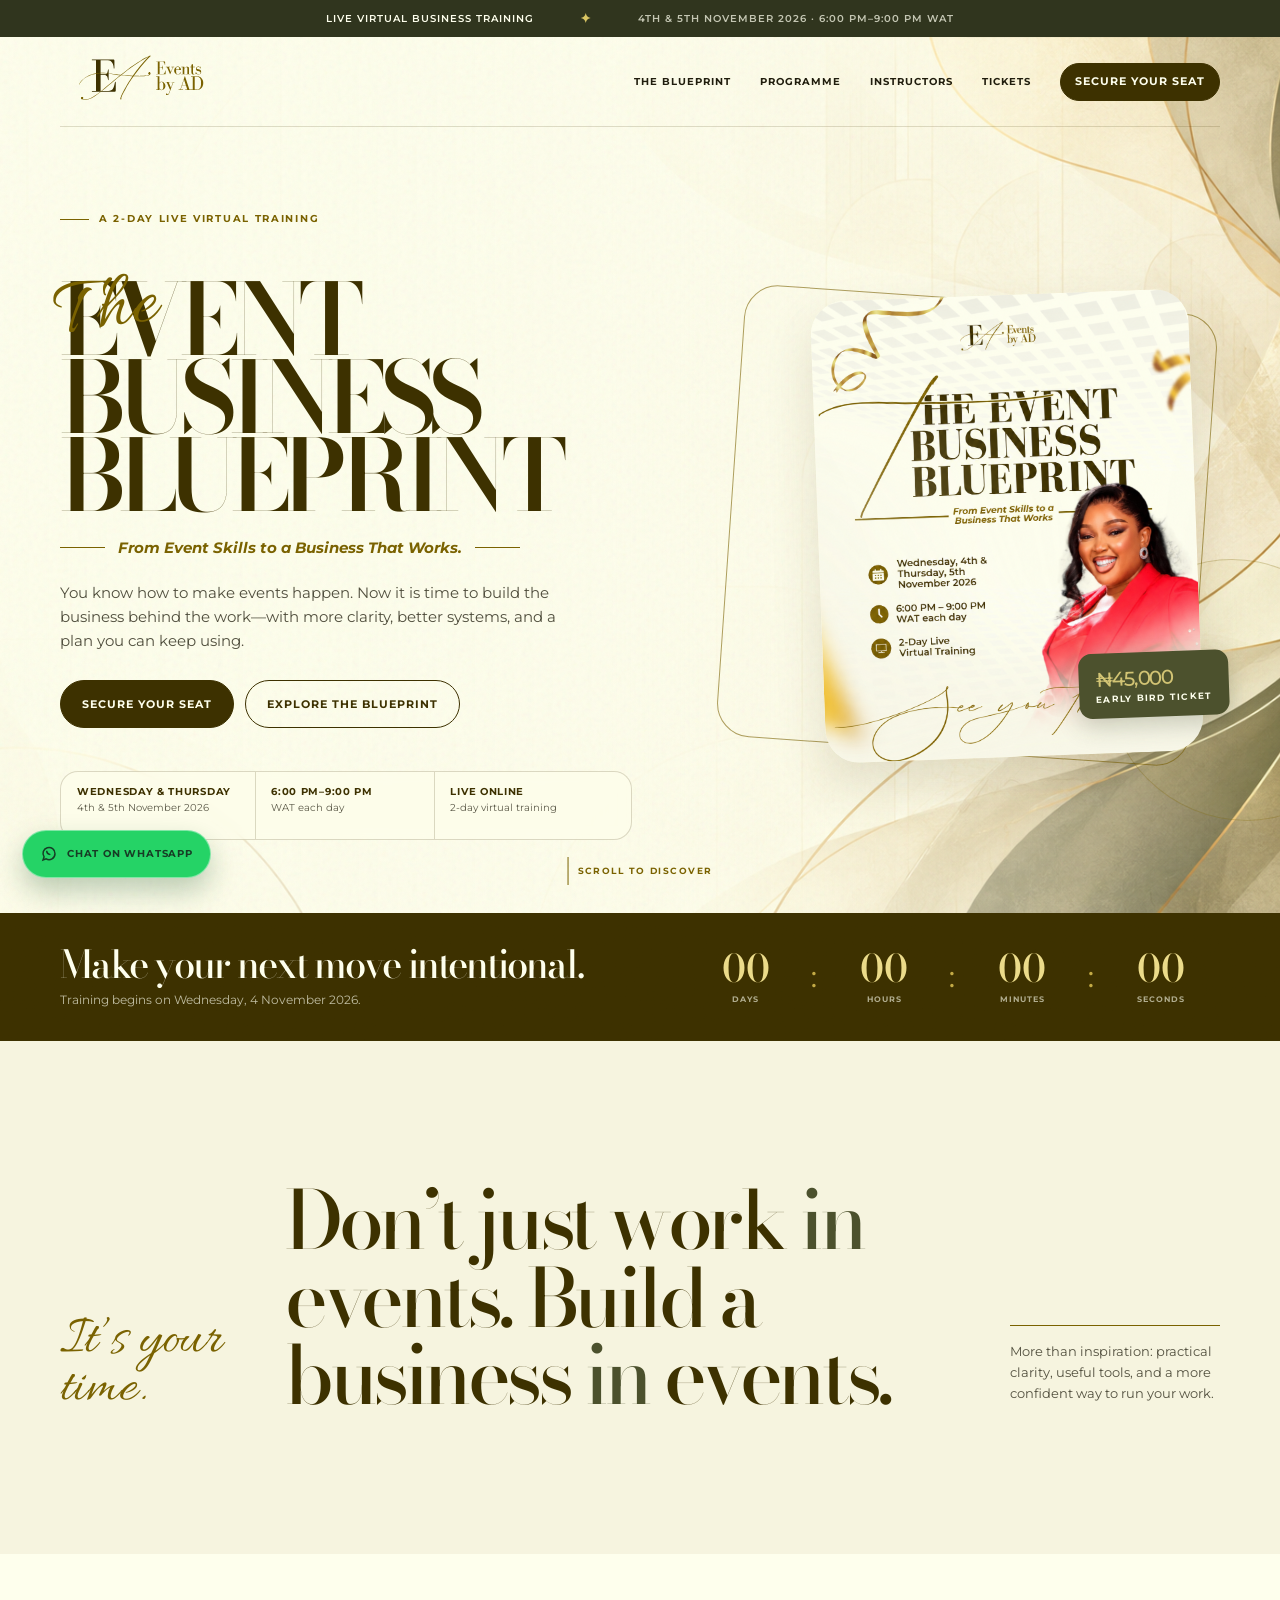
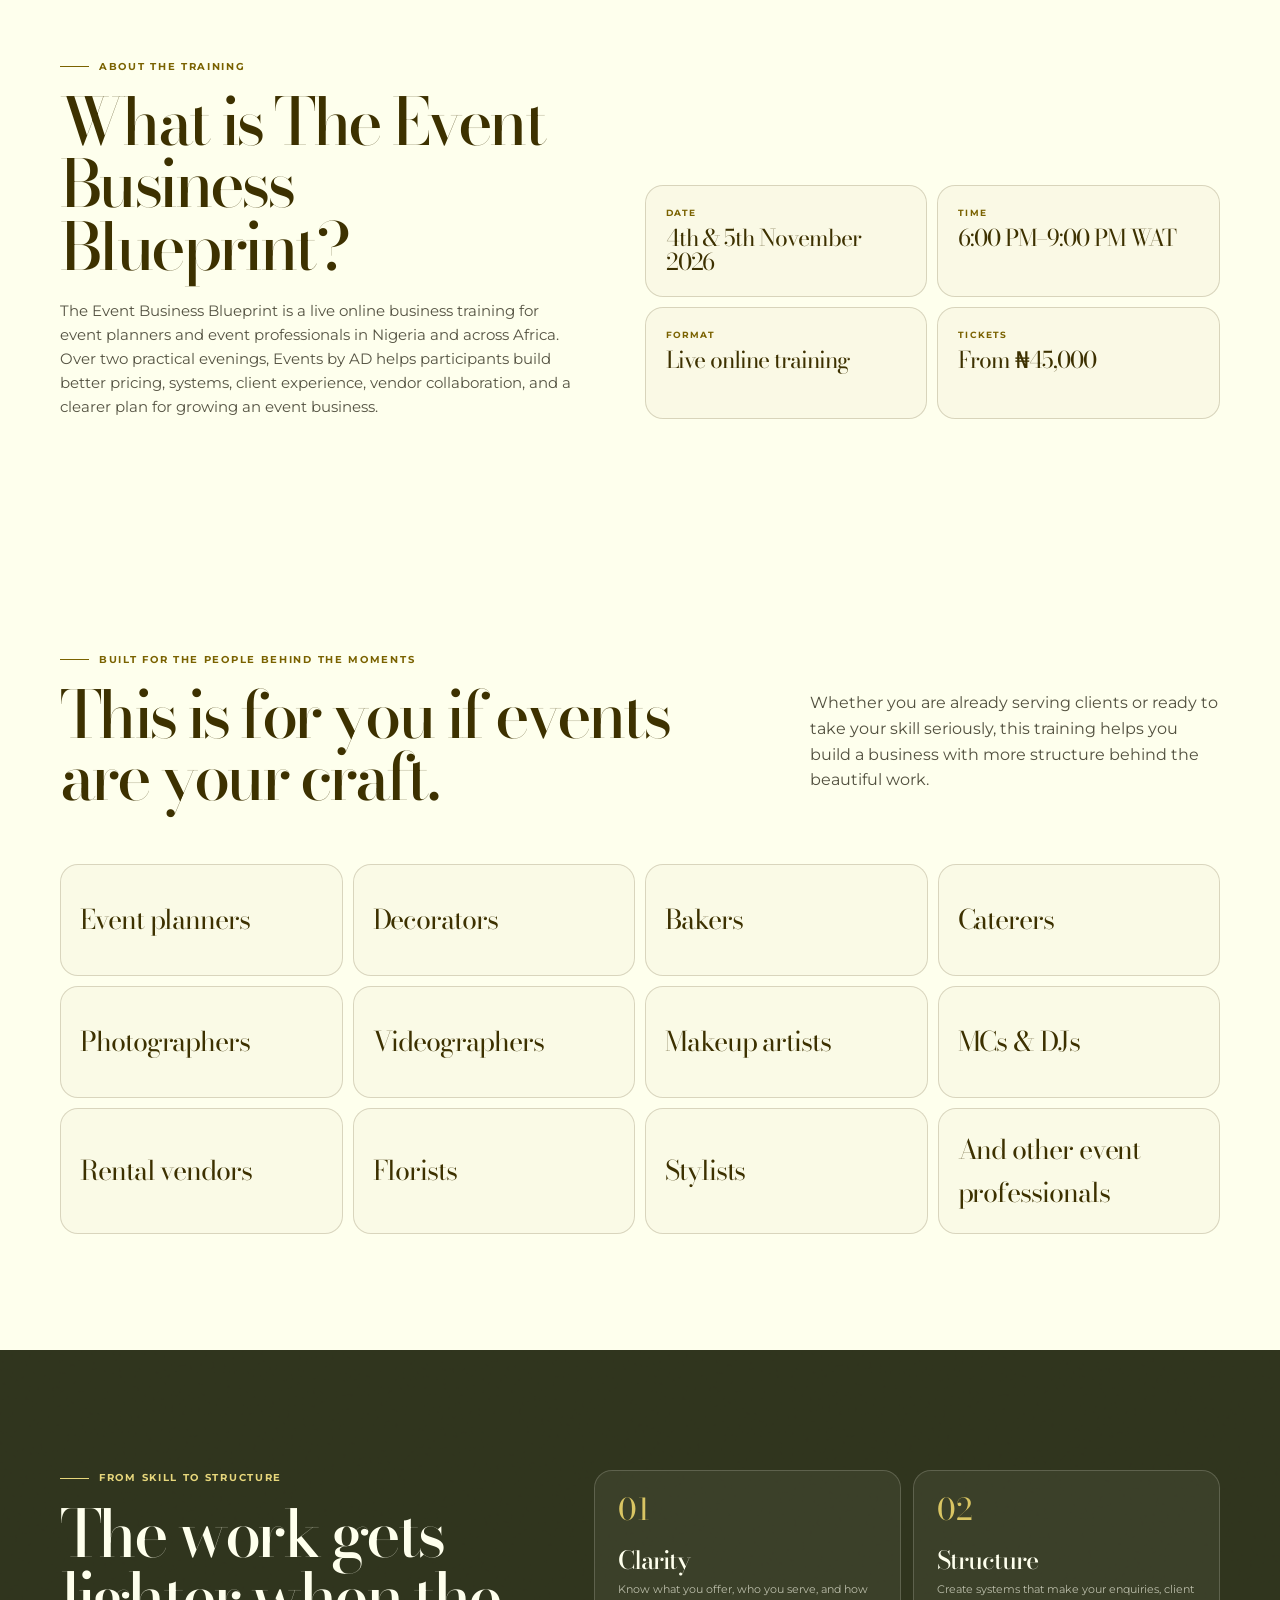
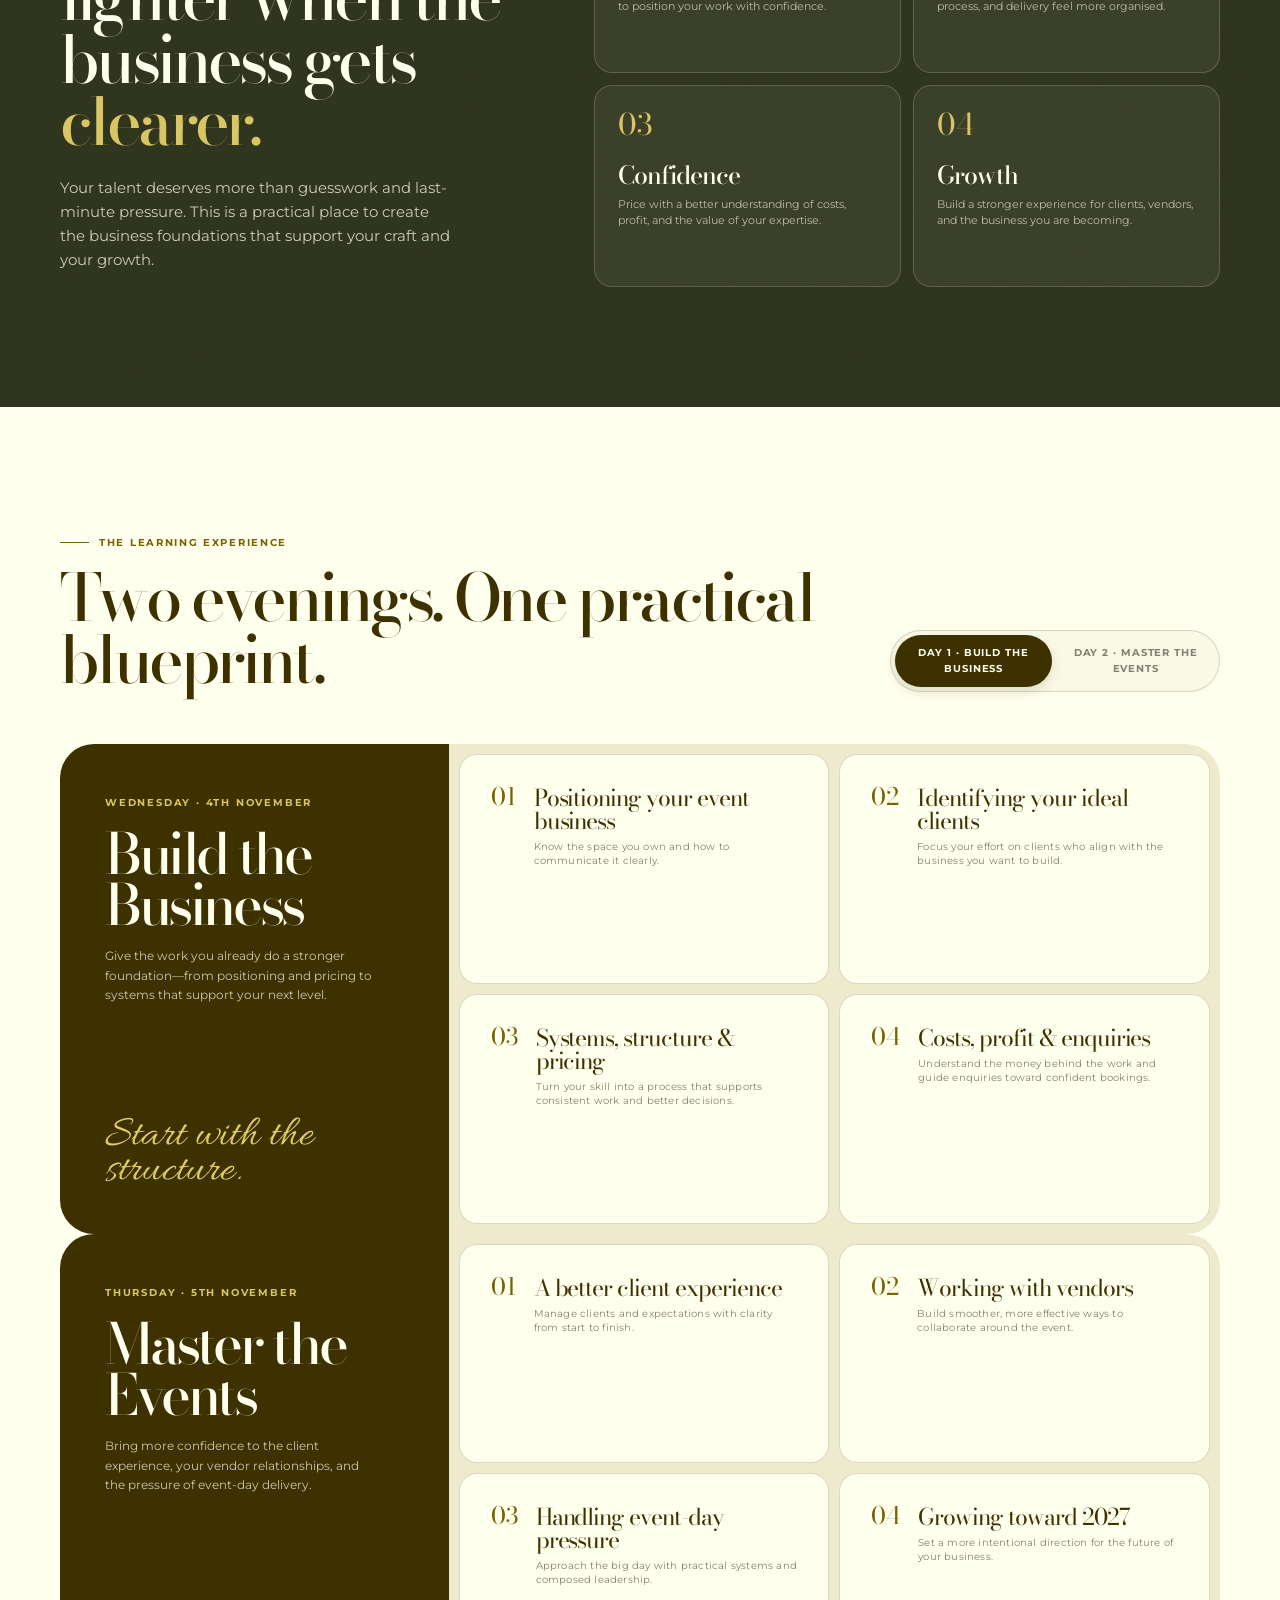
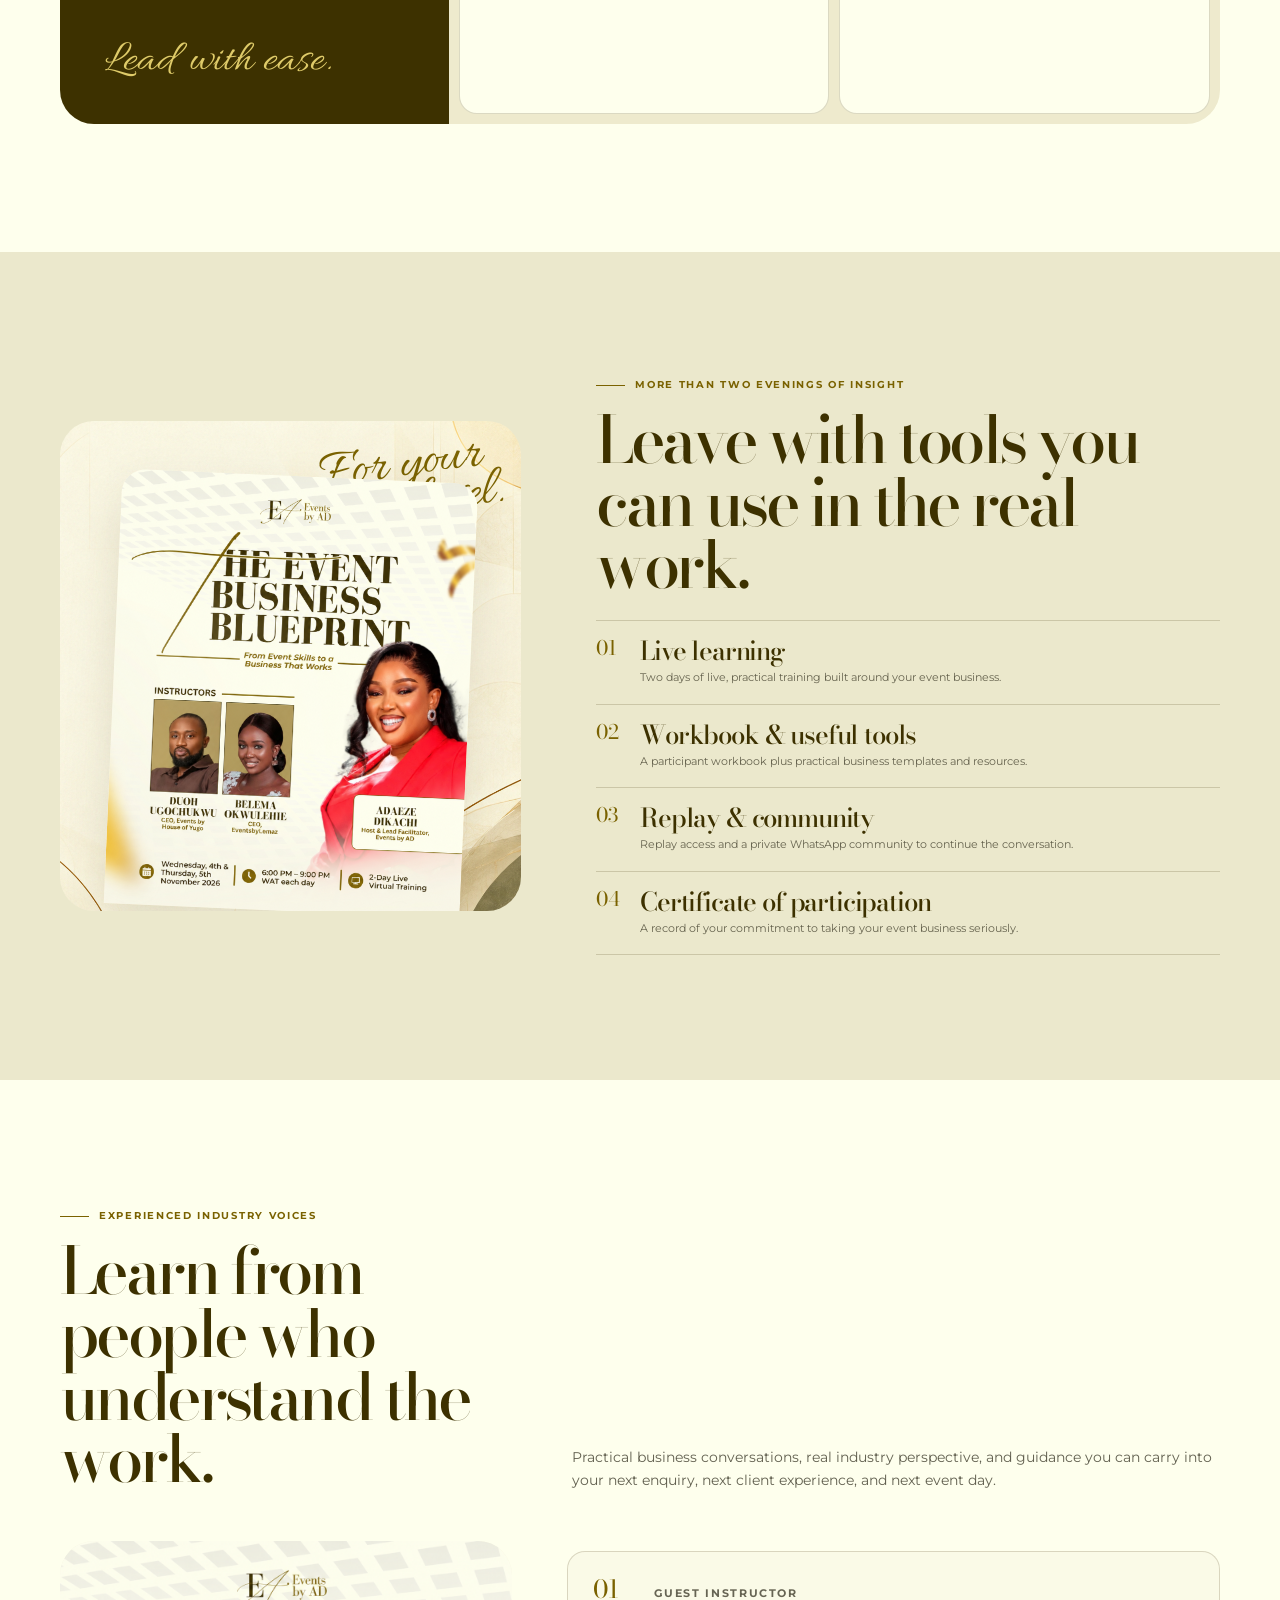
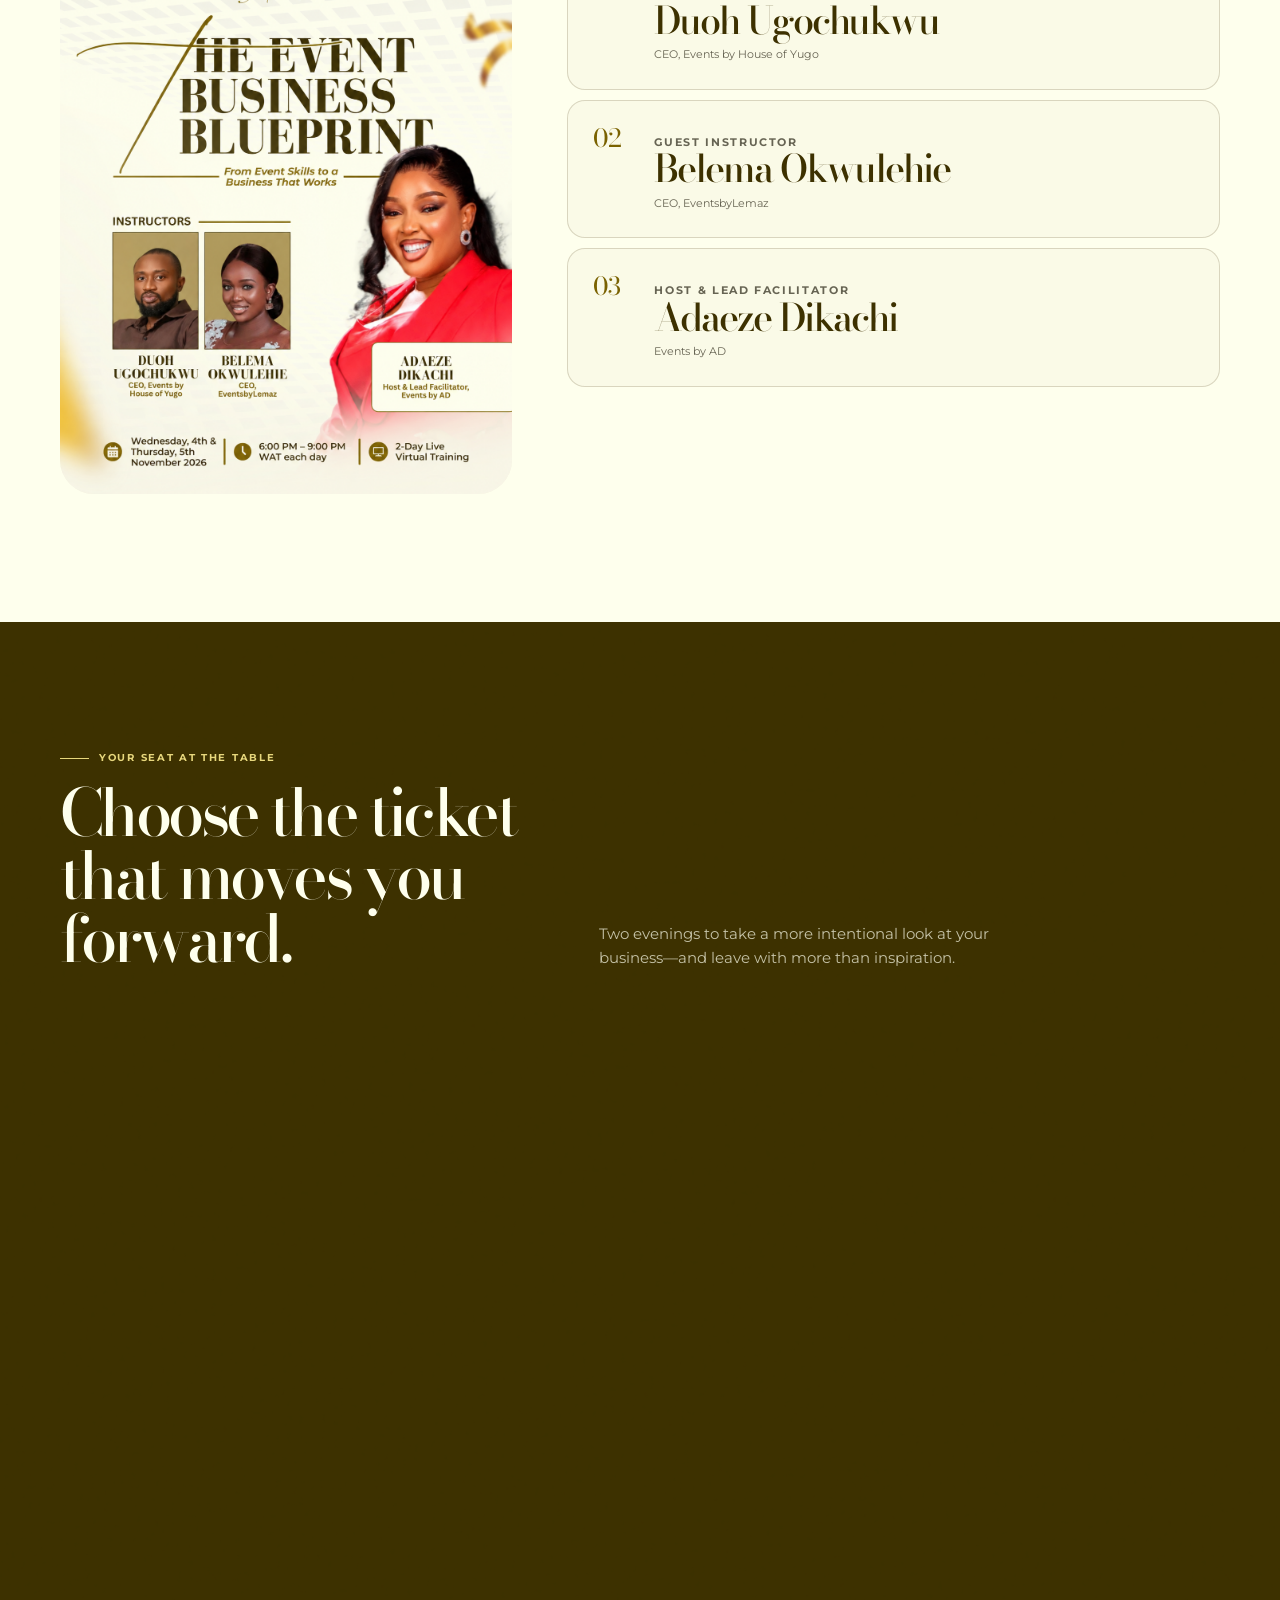
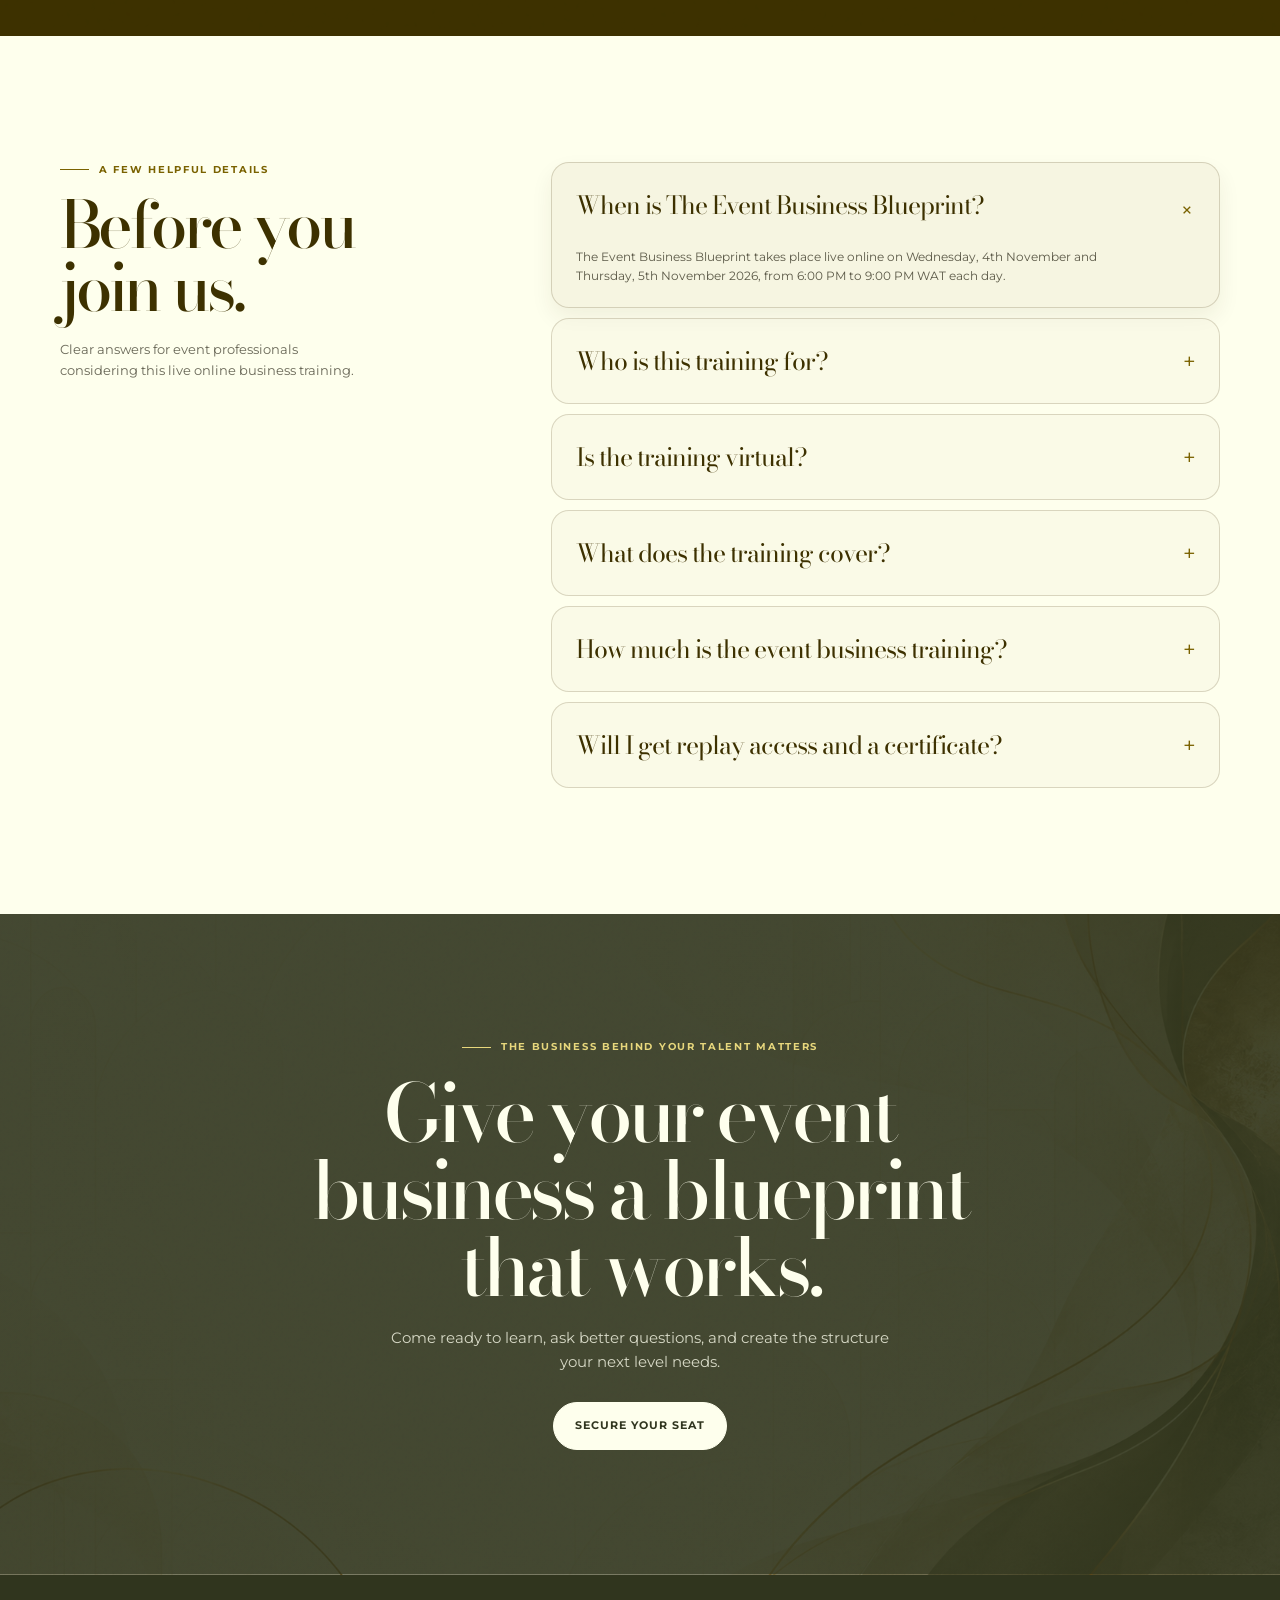
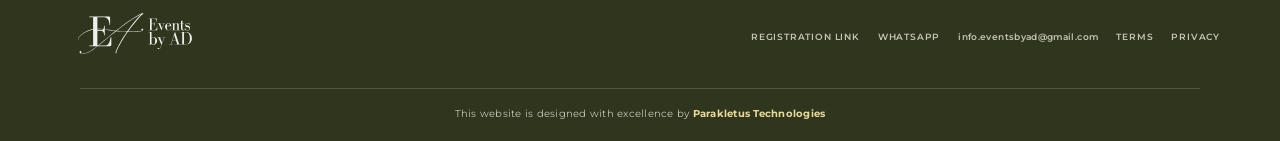
<file: index.html>
<!DOCTYPE html>
<html lang="en-NG">
  <head>
    <meta charset="UTF-8" />
    <meta name="viewport" content="width=device-width, initial-scale=1.0" />
    <meta name="description" content="Join The Event Business Blueprint, a two-day live virtual business training for event professionals on 4–5 November 2026. Learn pricing, systems, client experience and business growth." />
    <meta name="keywords" content="event business training Nigeria, virtual training for event planners, event planner business course, pricing for event professionals, event management business training, Events by AD, The Event Business Blueprint" />
    <meta name="author" content="Events by AD" />
    <meta name="application-name" content="Events by AD" />
    <meta name="theme-color" content="#30351e" />
    <meta name="robots" content="index, follow, max-snippet:-1, max-image-preview:large, max-video-preview:-1" />
    <meta name="googlebot" content="index, follow, max-snippet:-1, max-image-preview:large, max-video-preview:-1" />
    <link rel="canonical" href="index.html" />
    <meta property="og:type" content="website" />
    <meta property="og:locale" content="en_NG" />
    <meta property="og:site_name" content="Events by AD" />
    <meta property="og:title" content="The Event Business Blueprint | Live Virtual Training for Event Professionals" />
    <meta property="og:description" content="A two-day live virtual business training for event professionals, happening 4–5 November 2026." />
    <meta property="og:image" content="assets/event-blueprint-host-november-2026.png" />
    <meta property="og:image:alt" content="The Event Business Blueprint live virtual training by Events by AD" />
    <meta name="twitter:card" content="summary_large_image" />
    <meta name="twitter:title" content="The Event Business Blueprint | Events by AD" />
    <meta name="twitter:description" content="Live virtual business training for event professionals on 4–5 November 2026." />
    <meta name="twitter:image" content="assets/event-blueprint-host-november-2026.png" />
    <title>The Event Business Blueprint 2026 | Virtual Training for Event Professionals | Events by AD</title>
    <link rel="icon" href="assets/events-by-ad-monogram.png" />
    <link rel="preconnect" href="https://fonts.googleapis.com" />
    <link rel="preconnect" href="https://fonts.gstatic.com" crossorigin />
    <link href="https://fonts.googleapis.com/css2?family=Allura&family=Bodoni+Moda:opsz,wght@6..96,400;6..96,500;6..96,600;6..96,700&family=Montserrat:wght@400;500;600;700&display=swap" rel="stylesheet" />
    <script type="application/ld+json">
      {
        "@context": "https://schema.org",
        "@type": "Event",
        "name": "The Event Business Blueprint",
        "description": "The Event Business Blueprint is a two-day live virtual business training by Events by AD for event planners and event professionals who want to build a structured, profitable and sustainable business around their skills.",
        "startDate": "2026-11-04T18:00:00+01:00",
        "endDate": "2026-11-05T21:00:00+01:00",
        "eventStatus": "https://schema.org/EventScheduled",
        "eventAttendanceMode": "https://schema.org/OnlineEventAttendanceMode",
        "location": {
          "@type": "VirtualLocation",
          "name": "Live Online / Virtual"
        },
        "image": [
          "assets/event-blueprint-host-november-2026.png",
          "assets/event-blueprint-primary-november-2026.png"
        ],
        "inLanguage": "en-NG",
        "isAccessibleForFree": false,
        "keywords": "event business training Nigeria, virtual training for event professionals, event planner business course, pricing and systems for event businesses",
        "organizer": {
          "@type": "Organization",
          "name": "Events by AD",
          "description": "A premium event planning and management brand rooted in real industry knowledge, practical learning and meaningful execution."
        },
        "offers": [
          {
            "@type": "Offer",
            "name": "Early Bird Ticket",
            "price": "45000",
            "priceCurrency": "NGN",
            "availability": "https://schema.org/InStock"
          },
          {
            "@type": "Offer",
            "name": "Regular Ticket",
            "price": "50000",
            "priceCurrency": "NGN",
            "availability": "https://schema.org/InStock"
          }
        ]
      }
    </script>
    <style>
      :root {
        --cream: #feffed;
        --paper: #f6f4df;
        --olive: #4c512d;
        --olive-deep: #30351e;
        --gold: #7a6200;
        --brown: #3d3100;
        --ink: #201d0d;
        --white: #ffffff;
        --line: rgba(61, 49, 0, .18);
        --radius-xl: 34px;
        --radius-lg: 26px;
        --radius-md: 18px;
        --radius-sm: 13px;
        --display: "Bodoni Moda", Georgia, serif;
        --body: "Montserrat", Arial, sans-serif;
        --script: "Allura", cursive;
        --shadow: 0 22px 50px rgba(61, 49, 0, .13);
      }

      * { box-sizing: border-box; }
      html { scroll-behavior: smooth; }
      body { margin: 0; background: var(--cream); color: var(--ink); font-family: var(--body); font-size: 15px; line-height: 1.6; }
      body.menu-open { overflow: hidden; }
      a { color: inherit; text-decoration: none; }
      button { font: inherit; }
      img { display: block; max-width: 100%; }
      .wrap { width: min(1160px, calc(100% - 48px)); margin: 0 auto; }
      .eyebrow { display: flex; align-items: center; gap: 10px; color: var(--gold); font-size: 10px; font-weight: 700; letter-spacing: .17em; text-transform: uppercase; }
      .eyebrow::before { content: ""; width: 29px; height: 1px; background: currentColor; }
      h1, h2, h3, p { margin-top: 0; }
      h2 { color: var(--brown); font-family: var(--display); font-size: clamp(39px, 5.1vw, 69px); font-weight: 500; letter-spacing: -.055em; line-height: .96; }
      .section-lead { max-width: 560px; color: rgba(32, 29, 13, .78); font-size: 16px; }
      .button { display: inline-flex; align-items: center; justify-content: center; min-height: 48px; padding: 12px 21px; border: 1px solid var(--brown); border-radius: 999px; background: var(--brown); color: var(--cream); cursor: pointer; font-size: 11px; font-weight: 700; letter-spacing: .09em; text-transform: uppercase; transition: transform .24s ease, background .24s ease, color .24s ease, box-shadow .24s ease; }
      .button:hover { background: var(--olive); border-color: var(--olive); box-shadow: 0 10px 24px rgba(48, 53, 30, .18); transform: translateY(-3px); }
      .button--outline { background: transparent; color: var(--brown); }
      .button--outline:hover { background: var(--brown); color: var(--cream); }
      .button--light { border-color: var(--cream); background: var(--cream); color: var(--olive-deep); }
      .button--light:hover { border-color: var(--gold); background: var(--gold); color: var(--cream); }
      .grain { position: relative; overflow: hidden; }
      .grain::after { position: absolute; inset: 0; z-index: 0; pointer-events: none; opacity: .14; background-image: url("data:image/svg+xml,%3Csvg viewBox='0 0 220 220' xmlns='http://www.w3.org/2000/svg'%3E%3Cfilter id='n'%3E%3CfeTurbulence type='fractalNoise' baseFrequency='.8' numOctaves='4' stitchTiles='stitch'/%3E%3C/filter%3E%3Crect width='100%25' height='100%25' filter='url(%23n)' opacity='.4'/%3E%3C/svg%3E"); content: ""; mix-blend-mode: multiply; }
      .grain > * { position: relative; z-index: 1; }
      @keyframes backdrop-drift { 0%, 100% { background-position: 50% 50%, 50% 50%; } 50% { background-position: 50% 50%, 54% 46%; } }
      @keyframes poster-float { 0%, 100% { transform: translateY(0) rotate(-2.1deg); } 50% { transform: translateY(-12px) rotate(-.8deg); } }
      @keyframes line-glow { 0%, 100% { opacity: .42; transform: scaleX(.9); } 50% { opacity: 1; transform: scaleX(1.05); } }
      @keyframes calligraphy-float { 0%, 100% { transform: rotate(-8deg) translateY(0); } 50% { transform: rotate(-4deg) translateY(-9px); } }
      @keyframes panel-in { from { opacity: 0; transform: translateY(14px) scale(.985); } to { opacity: 1; transform: translateY(0) scale(1); } }
      @keyframes soft-pulse { 0%, 100% { box-shadow: 0 8px 25px rgba(48, 53, 30, .24); } 50% { box-shadow: 0 13px 32px rgba(48, 53, 30, .38); } }

      .topline { overflow: hidden; min-height: 37px; background: var(--olive-deep); color: var(--cream); }
      .sr-only { position: absolute; width: 1px; height: 1px; padding: 0; margin: -1px; overflow: hidden; clip: rect(0, 0, 0, 0); white-space: nowrap; border: 0; }
      .ticker-track { display: flex; width: max-content; min-height: 37px; animation: ticker-scroll 26s linear infinite; will-change: transform; }
      .ticker-group { display: flex; flex: 0 0 auto; align-items: center; justify-content: center; min-width: 100vw; gap: clamp(20px, 3.6vw, 56px); padding: 0 max(34px, calc((100vw - 1120px) / 2)); font-size: 10px; font-weight: 600; letter-spacing: .1em; text-transform: uppercase; white-space: nowrap; }
      .ticker-group span:last-child { color: rgba(254, 255, 237, .72); }
      .ticker-separator { color: #d9c563; font-size: 13px; line-height: 1; }
      .topline:hover .ticker-track { animation-play-state: paused; }
      @keyframes ticker-scroll { to { transform: translateX(-50%); } }
      .site-header { position: absolute; top: 37px; right: 0; left: 0; z-index: 20; }
      .nav { display: flex; align-items: center; justify-content: space-between; min-height: 90px; border-bottom: 1px solid rgba(61, 49, 0, .16); }
      .brand { display: inline-flex; align-items: center; color: var(--brown); }
      .brand-logo { display: block; width: 164px; height: 56px; overflow: hidden; }
      .brand-logo img { display: block; width: 100%; height: 100%; object-fit: cover; object-position: center 52%; }
      .nav-links { display: flex; align-items: center; gap: 29px; font-size: 10px; font-weight: 700; letter-spacing: .1em; text-transform: uppercase; }
      .nav-links a { position: relative; padding: 7px 0; }
      .nav-links a:not(.button)::after { position: absolute; right: 0; bottom: 0; left: 0; height: 1px; background: var(--gold); content: ""; transform: scaleX(0); transform-origin: right; transition: transform .25s ease; }
      .nav-links a:not(.button):hover::after { transform: scaleX(1); transform-origin: left; }
      .nav-links .button { min-height: 38px; padding: 9px 14px; }
      .menu-button { display: none; padding: 8px; border: 0; background: transparent; color: var(--brown); cursor: pointer; }
      .menu-button span { display: block; width: 23px; height: 1px; margin: 5px; background: currentColor; }

      .hero { min-height: 780px; padding: 174px 0 73px; background-color: var(--cream); background-image: linear-gradient(90deg, rgba(254,255,237,.89) 0%, rgba(254,255,237,.77) 47%, rgba(254,255,237,.18) 100%), url("assets/event-blueprint-editorial-background.png"); background-position: center; background-size: cover; animation: backdrop-drift 18s ease-in-out infinite; }
      .hero::before { position: absolute; right: -88px; bottom: 92px; width: 260px; height: 260px; border: 1px solid rgba(122, 98, 0, .25); border-radius: 48% 52% 46% 54% / 46% 52% 48% 54%; background: rgba(217, 196, 100, .08); content: ""; filter: blur(.1px); animation: calligraphy-float 12s ease-in-out infinite; }
      .hero-grid { display: grid; grid-template-columns: minmax(0, 1.03fr) minmax(360px, .97fr); align-items: center; gap: 50px; }
      .hero h1 { max-width: 660px; margin: 23px 0 20px; color: var(--brown); font-family: var(--display); font-size: clamp(60px, 7.7vw, 104px); font-weight: 500; letter-spacing: -.075em; line-height: .79; text-transform: uppercase; }
      .hero h1 .script { display: block; height: 31px; margin-left: -10px; color: var(--gold); font-family: var(--script); font-size: 81px; font-weight: 400; letter-spacing: 0; line-height: .7; text-transform: none; transform: rotate(-8deg); }
      .hero h1 strong { display: block; font-weight: 600; }
      .hero-tagline { display: flex; align-items: center; gap: 13px; max-width: 460px; margin: 24px 0; color: var(--gold); font-size: 15px; font-weight: 700; font-style: italic; line-height: 1.25; }
      .hero-tagline::before, .hero-tagline::after { flex: 1; height: 1px; background: var(--gold); content: ""; animation: line-glow 3s ease-in-out infinite; }
      .hero-copy { max-width: 505px; margin-bottom: 27px; color: rgba(32, 29, 13, .78); font-size: 15px; }
      .hero-actions { display: flex; flex-wrap: wrap; gap: 11px; }
      .hero-meta { display: grid; grid-template-columns: repeat(3, 1fr); max-width: 630px; margin-top: 43px; padding: 0 16px; border: 1px solid var(--line); border-radius: var(--radius-md); background: rgba(254,255,237,.48); backdrop-filter: blur(6px); }
      .hero-meta div { min-height: 67px; padding: 13px 12px 0 0; border-right: 1px solid var(--line); }
      .hero-meta div + div { padding-left: 15px; }
      .hero-meta div:last-child { border: 0; }
      .hero-meta b { display: block; color: var(--brown); font-size: 10px; letter-spacing: .07em; line-height: 1.3; text-transform: uppercase; }
      .hero-meta span { display: block; margin-top: 3px; color: rgba(32, 29, 13, .72); font-size: 10px; line-height: 1.35; }
      .hero-visual { position: relative; display: flex; justify-content: flex-end; }
      .hero-visual::before { position: absolute; top: 4%; right: 3%; bottom: 4%; left: 9%; border: 1px solid rgba(122, 98, 0, .6); border-radius: var(--radius-xl); content: ""; transform: rotate(4deg); }
      .poster { position: relative; width: min(100%, 378px); margin-right: 24px; overflow: visible; border-radius: var(--radius-xl); box-shadow: var(--shadow); transform: rotate(-2.1deg); animation: poster-float 7s ease-in-out infinite; }
      .poster img { width: 100%; border-radius: var(--radius-xl); }
      .poster-label { position: absolute; right: -27px; bottom: 35px; padding: 13px 17px; border-radius: var(--radius-sm); background: var(--olive); color: var(--cream); box-shadow: 0 8px 25px rgba(48, 53, 30, .24); font-size: 9px; font-weight: 700; letter-spacing: .14em; line-height: 1.35; text-transform: uppercase; animation: soft-pulse 4s ease-in-out infinite; }
      .poster-label b { display: block; color: #d2c474; font-size: 20px; font-weight: 500; letter-spacing: -.06em; }
      .scroll-note { position: absolute; bottom: 28px; left: 50%; display: flex; align-items: center; gap: 9px; color: var(--gold); font-size: 9px; font-weight: 700; letter-spacing: .16em; text-transform: uppercase; transform: translateX(-50%); }
      .scroll-note::before { width: 1px; height: 28px; background: var(--gold); content: ""; }

      .countdown-band { background: var(--brown); color: var(--cream); }
      .countdown-inner { display: grid; grid-template-columns: 1.1fr 1fr; align-items: center; min-height: 128px; gap: 40px; }
      .countdown-copy h2 { margin: 0; color: var(--cream); font-size: clamp(29px, 3vw, 43px); }
      .countdown-copy p { margin: 7px 0 0; color: rgba(254,255,237,.68); font-size: 12px; }
      .clock { display: grid; grid-template-columns: repeat(4, 1fr); gap: 20px; }
      .clock-unit { position: relative; text-align: center; }
      .clock-unit:not(:last-child)::after { position: absolute; top: 5px; right: -12px; color: #c3aa45; content: ":"; font-family: var(--display); font-size: 29px; }
      .clock-number { display: block; color: #ebdb8a; font-family: var(--display); font-size: 38px; font-weight: 500; line-height: 1; }
      .clock-label { display: block; margin-top: 6px; color: rgba(254,255,237,.6); font-size: 8px; font-weight: 700; letter-spacing: .13em; text-transform: uppercase; }

      .manifesto { padding: 140px 0; background: var(--paper); }
      .manifesto-grid { display: grid; grid-template-columns: 180px minmax(0, 1fr) 210px; align-items: end; gap: 45px; }
      .manifesto .script-note { color: var(--gold); font-family: var(--script); font-size: 56px; line-height: .85; }
      .manifesto h2 { margin: 0; font-size: clamp(47px, 6.3vw, 84px); }
      .manifesto h2 em { color: var(--olive); font-style: normal; }
      .manifesto p { margin: 0 0 10px; color: rgba(32,29,13,.76); font-size: 13px; }
      .manifesto .line { width: 100%; height: 1px; margin: 15px 0; background: var(--gold); }

      .search-summary { padding: 105px 0; background: var(--cream); }
      .search-summary-grid { display: grid; grid-template-columns: minmax(0, .95fr) minmax(320px, 1.05fr); gap: 64px; align-items: end; }
      .search-summary h2 { margin: 16px 0 20px; }
      .search-summary p { max-width: 570px; margin: 0; color: rgba(32,29,13,.76); font-size: 15px; }
      .event-facts { display: grid; grid-template-columns: 1fr 1fr; gap: 10px; margin: 0; }
      .event-facts div { min-height: 112px; padding: 20px; border: 1px solid var(--line); border-radius: var(--radius-md); background: rgba(246,244,223,.55); }
      .event-facts dt { margin-bottom: 6px; color: var(--gold); font-size: 9px; font-weight: 700; letter-spacing: .13em; text-transform: uppercase; }
      .event-facts dd { margin: 0; color: var(--brown); font-family: var(--display); font-size: 23px; letter-spacing: -.045em; line-height: 1.04; }

      .audience { padding: 128px 0 116px; }
      .section-heading { display: grid; grid-template-columns: minmax(0, .9fr) minmax(300px, .55fr); gap: 80px; align-items: end; margin-bottom: 55px; }
      .section-heading h2 { margin: 16px 0 0; }
      .audience-grid { display: grid; grid-template-columns: repeat(4, 1fr); gap: 10px; }
      .audience-grid div { display: flex; align-items: center; min-height: 112px; padding: 19px; border: 1px solid var(--line); border-radius: var(--radius-md); background: rgba(246,244,223,.47); color: var(--brown); font-family: var(--display); font-size: 27px; letter-spacing: -.04em; transition: transform .25s ease, background .25s ease, color .25s ease, box-shadow .25s ease; }
      .audience-grid div:hover { background: var(--olive); color: var(--cream); box-shadow: 0 12px 24px rgba(48,53,30,.14); transform: translateY(-5px) rotate(-.35deg); }

      .change { padding: 120px 0; background: var(--olive-deep); color: var(--cream); }
      .change-grid { display: grid; grid-template-columns: minmax(0, .83fr) minmax(0, 1.17fr); gap: 90px; }
      .change h2 { margin: 17px 0 22px; color: var(--cream); }
      .change h2 em { color: #d9c563; font-style: normal; }
      .change-copy { max-width: 390px; color: rgba(254,255,237,.75); }
      .change-points { display: grid; grid-template-columns: 1fr 1fr; gap: 12px; }
      .change-point { min-height: 172px; padding: 23px; border: 1px solid rgba(254,255,237,.18); border-radius: var(--radius-md); background: rgba(254,255,237,.055); transition: background .25s ease, transform .25s ease, border-color .25s ease; }
      .change-point:hover { border-color: rgba(231,215,124,.65); background: rgba(254,255,237,.11); transform: translateY(-5px); }
      .change-point span { display: block; margin-bottom: 24px; color: #d9c563; font-family: var(--display); font-size: 30px; line-height: 1; }
      .change-point h3 { margin: 0 0 8px; font-family: var(--display); font-size: 25px; font-weight: 500; letter-spacing: -.04em; line-height: 1; }
      .change-point p { margin: 0; color: rgba(254,255,237,.66); font-size: 11px; line-height: 1.5; }

      .programme { padding: 128px 0; background: var(--cream); }
      .programme-top { display: flex; align-items: end; justify-content: space-between; gap: 30px; margin-bottom: 52px; }
      .programme-top h2 { margin: 16px 0 0; }
      .programme-tabs { display: inline-flex; gap: 4px; padding: 4px; border: 1px solid var(--line); border-radius: 999px; background: rgba(246,244,223,.54); }
      .programme-tab { padding: 10px 15px; border: 0; border-radius: 999px; background: transparent; color: rgba(32,29,13,.55); cursor: pointer; font-size: 10px; font-weight: 700; letter-spacing: .09em; text-transform: uppercase; transition: background .25s ease, color .25s ease, box-shadow .25s ease; }
      .programme-tab[aria-selected="true"] { background: var(--brown); color: var(--cream); box-shadow: 0 5px 12px rgba(61,49,0,.14); }
      .day-panel { display: grid; grid-template-columns: minmax(295px, .67fr) minmax(0, 1.33fr); min-height: 490px; overflow: hidden; border-radius: var(--radius-xl); }
      .day-panel:not([hidden]) { animation: panel-in .5s cubic-bezier(.2,.8,.2,1) both; }
      .day-intro { display: flex; flex-direction: column; justify-content: space-between; padding: 45px; background: var(--brown); color: var(--cream); }
      .day-intro .day-number { color: #d9c563; font-size: 10px; font-weight: 700; letter-spacing: .18em; text-transform: uppercase; }
      .day-intro h3 { margin: 16px 0; font-family: var(--display); font-size: clamp(40px, 4.4vw, 60px); font-weight: 500; letter-spacing: -.06em; line-height: .9; }
      .day-intro p { max-width: 270px; margin: 0; color: rgba(254,255,237,.73); font-size: 12px; }
      .day-quote { color: #dfcb69; font-family: var(--script); font-size: 44px; line-height: .8; }
      .topic-list { display: grid; grid-template-columns: 1fr 1fr; align-content: stretch; gap: 10px; padding: 10px; background: #eeeacd; }
      .topic { display: flex; align-items: flex-start; gap: 18px; padding: 31px; border: 1px solid var(--line); border-radius: var(--radius-md); background: var(--cream); transition: transform .25s ease, box-shadow .25s ease; }
      .topic:hover { box-shadow: 0 10px 20px rgba(61,49,0,.09); transform: translateY(-3px); }
      .topic span { color: var(--gold); font-family: var(--display); font-size: 24px; line-height: .9; }
      .topic p { margin: 0; color: var(--brown); font-family: var(--display); font-size: 23px; letter-spacing: -.045em; line-height: 1; }
      .topic small { display: block; margin-top: 8px; color: rgba(32,29,13,.55); font-family: var(--body); font-size: 10px; letter-spacing: .02em; line-height: 1.4; }

      .included { padding: 125px 0; background: #ebe8cc; }
      .included-grid { display: grid; grid-template-columns: minmax(0, .85fr) minmax(0, 1.15fr); gap: 75px; align-items: center; }
      .included h2 { margin: 16px 0 23px; }
      .included-art { position: relative; min-height: 490px; overflow: hidden; border-radius: var(--radius-xl); background: url("assets/event-blueprint-editorial-background.png") center / cover; animation: backdrop-drift 16s ease-in-out infinite; }
      .included-art img { position: absolute; bottom: 0; left: 50%; width: min(78%, 356px); border-radius: 24px 24px 0 0; box-shadow: var(--shadow); transform: translateX(-50%) rotate(2.5deg); }
      .included-art .art-word { position: absolute; top: 24px; right: 19px; color: var(--gold); font-family: var(--script); font-size: 56px; line-height: .7; transform: rotate(-8deg); animation: calligraphy-float 8s ease-in-out infinite; }
      .benefit-list { border-top: 1px solid var(--line); }
      .benefit { display: grid; grid-template-columns: 30px 1fr; gap: 14px; padding: 17px 0; border-bottom: 1px solid var(--line); }
      .benefit span { color: var(--gold); font-family: var(--display); font-size: 20px; line-height: 1; }
      .benefit h3 { margin: 0; color: var(--brown); font-family: var(--display); font-size: 26px; font-weight: 500; letter-spacing: -.045em; line-height: 1; }
      .benefit p { margin: 5px 0 0; color: rgba(32,29,13,.65); font-size: 11px; }

      .people { padding: 128px 0; }
      .people-heading { display: grid; grid-template-columns: minmax(0, .8fr) minmax(0, 1.2fr); gap: 80px; align-items: end; margin-bottom: 50px; }
      .people-heading h2 { margin: 16px 0 0; }
      .people-heading p { margin: 0; color: rgba(32,29,13,.7); font-size: 14px; }
      .people-grid { display: grid; grid-template-columns: minmax(280px, .78fr) minmax(0, 1.22fr); gap: 0; }
      .people-image { min-height: 532px; overflow: hidden; border-radius: var(--radius-xl); background: var(--paper); }
      .people-image img { width: 100%; height: 100%; object-fit: cover; object-position: 45% 50%; }
      .people-list { padding: 10px 0 0 55px; }
      .person { display: grid; grid-template-columns: 43px 1fr; gap: 18px; margin-bottom: 10px; padding: 25px; border: 1px solid var(--line); border-radius: var(--radius-md); background: rgba(246,244,223,.45); transition: transform .25s ease, background .25s ease; }
      .person:hover { background: rgba(246,244,223,.86); transform: translateX(5px); }
      .person-number { color: var(--gold); font-family: var(--display); font-size: 25px; line-height: 1; }
      .person-role { margin-bottom: 6px; color: var(--gold); font-size: 9px; font-weight: 700; letter-spacing: .15em; text-transform: uppercase; }
      .person h3 { margin: 0; color: var(--brown); font-family: var(--display); font-size: 38px; font-weight: 500; letter-spacing: -.055em; line-height: .93; }
      .person p { margin: 8px 0 0; color: rgba(32,29,13,.68); font-size: 11px; }

      .pricing { padding: 128px 0; background: var(--brown); color: var(--cream); }
      .pricing-head { display: grid; grid-template-columns: minmax(0, .85fr) minmax(0, 1.15fr); gap: 80px; margin-bottom: 45px; }
      .pricing h2 { margin: 16px 0 0; color: var(--cream); }
      .pricing-head p { align-self: end; max-width: 450px; margin: 0; color: rgba(254,255,237,.7); }
      .price-grid { display: grid; grid-template-columns: 1fr 1fr; overflow: hidden; border: 1px solid rgba(254,255,237,.26); border-radius: var(--radius-xl); }
      .price-card { position: relative; min-height: 350px; padding: 40px; }
      .price-card + .price-card { border-left: 1px solid rgba(254,255,237,.26); }
      .price-card--featured { background: #d8c464; color: var(--olive-deep); }
      .price-card .status { color: #e8db97; font-size: 10px; font-weight: 700; letter-spacing: .17em; text-transform: uppercase; }
      .price-card--featured .status { color: var(--olive); }
      .price-card h3 { margin: 17px 0 8px; font-family: var(--display); font-size: 42px; font-weight: 500; letter-spacing: -.06em; line-height: 1; }
      .price { margin: 19px 0 27px; font-family: var(--display); font-size: clamp(56px, 6vw, 74px); font-weight: 500; letter-spacing: -.08em; line-height: 1; }
      .price-card p { max-width: 310px; margin-bottom: 28px; color: rgba(254,255,237,.68); font-size: 12px; }
      .price-card--featured p { color: rgba(48,53,30,.75); }
      .price-card .button { position: absolute; bottom: 39px; left: 40px; }
      .price-card--featured .button { border-color: var(--olive-deep); background: var(--olive-deep); color: var(--cream); }
      .checkout-flow { display: grid; grid-template-columns: repeat(3, 1fr); gap: 1px; margin-top: 20px; overflow: hidden; border: 1px solid rgba(254,255,237,.26); border-radius: var(--radius-md); background: rgba(254,255,237,.26); }
      .checkout-step { min-height: 100px; padding: 19px 21px; background: rgba(24,28,15,.25); }
      .checkout-step span { display: block; margin-bottom: 8px; color: #e8db97; font-size: 9px; font-weight: 700; letter-spacing: .15em; text-transform: uppercase; }
      .checkout-step p { margin: 0; color: rgba(254,255,237,.78); font-size: 11px; line-height: 1.55; }

      .faq { padding: 126px 0; }
      .faq-grid { display: grid; grid-template-columns: minmax(0, .75fr) minmax(0, 1.25fr); gap: 90px; }
      .faq h2 { margin: 16px 0 20px; }
      .faq-intro p { max-width: 300px; color: rgba(32,29,13,.67); font-size: 13px; }
      .accordion { display: grid; gap: 10px; }
      .accordion-item { overflow: hidden; border: 1px solid var(--line); border-radius: var(--radius-md); background: rgba(246,244,223,.45); transition: background .25s ease, box-shadow .25s ease; }
      .accordion-item:has(.accordion-button[aria-expanded="true"]) { background: rgba(246,244,223,.9); box-shadow: 0 10px 22px rgba(61,49,0,.07); }
      .accordion-button { display: flex; align-items: center; justify-content: space-between; width: 100%; padding: 22px 24px; border: 0; background: transparent; color: var(--brown); cursor: pointer; font-family: var(--display); font-size: 25px; letter-spacing: -.04em; text-align: left; }
      .accordion-icon { flex: 0 0 26px; color: var(--gold); font-family: var(--body); font-size: 22px; font-weight: 400; text-align: right; }
      .accordion-panel { max-width: 625px; padding: 0 40px 22px 24px; color: rgba(32,29,13,.72); font-size: 12px; animation: panel-in .32s ease both; }
      .accordion-button[aria-expanded="true"] .accordion-icon { transform: rotate(45deg); }

      .final-cta { padding: 125px 0; background-color: var(--olive); background-image: linear-gradient(rgba(48,53,30,.9), rgba(48,53,30,.9)), url("assets/event-blueprint-editorial-background.png"); background-position: center; background-size: cover; color: var(--cream); text-align: center; animation: backdrop-drift 18s ease-in-out infinite; }
      .final-cta .eyebrow { justify-content: center; color: #e7d77c; }
      .final-cta h2 { max-width: 780px; margin: 20px auto; color: var(--cream); font-size: clamp(47px, 6.4vw, 80px); }
      .final-cta p { max-width: 520px; margin: 0 auto 28px; color: rgba(254,255,237,.79); }
      .footer { padding: 36px 0 20px; background: var(--olive-deep); color: rgba(254,255,237,.72); }
      .footer-main { display: flex; align-items: center; justify-content: space-between; gap: 20px; }
      .footer .brand { color: var(--cream); }
      .footer .brand-logo { width: 151px; height: 52px; filter: brightness(0) invert(1); opacity: .92; }
      .footer-credit { width: min(1120px, calc(100% - 48px)); margin: 25px auto 0; padding-top: 17px; border-top: 1px solid rgba(254,255,237,.16); color: rgba(254,255,237,.72); font-size: 10px; line-height: 1.5; letter-spacing: .025em; text-align: center; }
      .footer-credit a { color: #e8db97; font-weight: 700; text-decoration: none; }
      .footer-credit a:hover { color: var(--white); text-decoration: underline; }
      .footer-links { display: flex; flex-wrap: wrap; gap: 18px; font-size: 9px; font-weight: 600; letter-spacing: .09em; text-transform: uppercase; }
      .footer-links a:hover { color: #e8db97; }
      .footer-links .footer-email { letter-spacing: .04em; text-transform: lowercase; }
      .mobile-register { display: none; }
      .whatsapp-button { position: fixed; bottom: 22px; left: 22px; z-index: 50; display: inline-flex; align-items: center; gap: 9px; min-height: 48px; padding: 0 17px; border: 1px solid rgba(255,255,255,.42); border-radius: 999px; background: #25d366; color: #173c25; box-shadow: 0 13px 28px rgba(20, 76, 38, .27); font-size: 10px; font-weight: 700; letter-spacing: .08em; text-decoration: none; text-transform: uppercase; transition: transform .22s ease, box-shadow .22s ease; }
      .whatsapp-button:hover { box-shadow: 0 17px 33px rgba(20, 76, 38, .34); transform: translateY(-3px); }
      .whatsapp-button svg { width: 18px; height: 18px; }
      .reveal { opacity: 0; transform: translateY(20px); transition: opacity .7s ease, transform .7s ease; }
      .reveal.is-visible { opacity: 1; transform: translateY(0); }

      @media (hover: none) { .audience-grid div:hover, .change-point:hover, .topic:hover, .person:hover { box-shadow: none; transform: none; } }
      @media (max-width: 880px) {
        .wrap { width: min(100% - 36px, 680px); }
        .nav { min-height: 75px; }
        .nav-links { position: fixed; inset: 112px 12px auto; display: none; flex-direction: column; align-items: stretch; gap: 0; padding: 18px; border-radius: var(--radius-lg); background: var(--cream); box-shadow: 0 17px 30px rgba(61,49,0,.14); }
        .nav-links.open { display: flex; }
        .nav-links a { padding: 15px 0; border-bottom: 1px solid var(--line); }
        .nav-links .button { margin-top: 16px; border-bottom: 0; }
        .menu-button { display: block; }
        .hero { min-height: auto; padding: 144px 0 77px; }
        .hero-grid, .countdown-inner, .manifesto-grid, .search-summary-grid, .section-heading, .change-grid, .included-grid, .people-heading, .people-grid, .pricing-head, .faq-grid { grid-template-columns: 1fr; }
        .hero-grid { gap: 50px; }
        .hero h1 { max-width: 560px; font-size: clamp(55px, 13vw, 86px); }
        .hero-visual { justify-content: center; }
        .poster { margin-right: 0; }
        .manifesto { padding: 94px 0; }
        .manifesto-grid { gap: 24px; }
        .manifesto .script-note { font-size: 48px; }
        .section-heading, .people-heading, .pricing-head, .faq-grid { gap: 25px; }
        .section-heading { margin-bottom: 38px; }
        .change-grid { gap: 42px; }
        .included-grid { gap: 46px; }
        .people-list { padding-left: 0; }
        .people-image { min-height: 470px; }
        .programme-top { align-items: flex-start; flex-direction: column; }
        .day-panel { grid-template-columns: 1fr; }
        .day-intro { min-height: 310px; }
        .topic-list { min-height: 440px; }
      }
      @media (max-width: 600px) {
        body { padding-bottom: 65px; }
        .wrap { width: min(100% - 30px, 500px); }
        .topline, .ticker-track { min-height: 32px; }
        .ticker-group { gap: 16px; padding: 0 18px; font-size: 8px; }
        .site-header { top: 32px; }
        .nav-links { inset: 107px 8px auto; }
        .brand-logo { width: 126px; height: 45px; }
        .footer .brand-logo { width: 139px; height: 48px; }
        .hero { padding-top: 131px; }
        .hero h1 { margin-top: 18px; font-size: clamp(52px, 15.4vw, 70px); }
        .hero h1 .script { height: 24px; font-size: 66px; }
        .hero-copy { font-size: 13px; }
        .hero-actions .button { flex: 1; min-width: 155px; }
        .hero-meta { grid-template-columns: 1fr; margin-top: 30px; }
        .hero-meta div, .hero-meta div + div { min-height: auto; padding: 12px 0; border-right: 0; border-bottom: 1px solid var(--line); }
        .hero-meta div:last-child { border-bottom: 0; }
        .poster { width: 78%; }
        .poster-label { right: -17px; bottom: 18px; padding: 10px 12px; font-size: 7px; }
        .poster-label b { font-size: 16px; }
        .scroll-note { display: none; }
        .countdown-inner { gap: 22px; min-height: 210px; padding: 35px 0; }
        .clock { gap: 10px; }
        .clock-unit:not(:last-child)::after { right: -7px; font-size: 20px; }
        .clock-number { font-size: 30px; }
        .clock-label { font-size: 7px; letter-spacing: .08em; }
        .manifesto, .search-summary, .audience, .change, .programme, .included, .people, .pricing, .faq { padding: 83px 0; }
        .manifesto h2 { font-size: 50px; }
        .event-facts { grid-template-columns: 1fr; }
        .audience-grid { grid-template-columns: 1fr 1fr; }
        .audience-grid div { min-height: 80px; padding: 14px; font-size: 21px; }
        .change-points { grid-template-columns: 1fr; }
        .change-point { min-height: 145px; }
        .change-point span { margin-bottom: 18px; }
        .programme-tabs { width: 100%; }
        .programme-tab { flex: 1; padding: 10px 7px; font-size: 8px; }
        .day-intro { min-height: 275px; padding: 30px; }
        .topic-list { grid-template-columns: 1fr; }
        .topic { padding: 23px 21px; }
        .topic p { font-size: 21px; }
        .included-art { min-height: 430px; }
        .people-image { min-height: 400px; }
        .person h3 { font-size: 32px; }
        .price-grid { grid-template-columns: 1fr; }
        .price-card { min-height: 320px; padding: 30px; }
        .price-card + .price-card { border-top: 1px solid rgba(254,255,237,.26); border-left: 0; }
        .price-card .button { bottom: 30px; left: 30px; }
        .checkout-flow { grid-template-columns: 1fr; }
        .checkout-step { min-height: auto; }
        .accordion-button { font-size: 22px; }
        .mobile-register { position: fixed; right: 0; bottom: 0; left: 0; z-index: 40; display: flex; align-items: center; justify-content: center; min-height: 65px; background: var(--brown); color: var(--cream); font-size: 10px; font-weight: 700; letter-spacing: .14em; text-transform: uppercase; }
        .whatsapp-button { bottom: 77px; left: 15px; min-height: 44px; padding: 0 14px; font-size: 9px; }
        .footer-main { align-items: flex-start; flex-direction: column; }
      }
      @media (prefers-reduced-motion: reduce) { *, *::before, *::after { scroll-behavior: auto !important; transition-duration: .01ms !important; animation-duration: .01ms !important; animation-iteration-count: 1 !important; } .ticker-track { animation: none; } .ticker-group:last-child { display: none; } }
    </style>
  </head>
  <body>
    <div class="topline"><span class="sr-only">Live virtual business training. 4th and 5th November 2026, 6:00 PM to 9:00 PM WAT.</span><div class="ticker-track" aria-hidden="true"><div class="ticker-group"><span>Live virtual business training</span><b class="ticker-separator">✦</b><span>4th &amp; 5th November 2026 · 6:00 PM–9:00 PM WAT</span></div><div class="ticker-group"><span>Live virtual business training</span><b class="ticker-separator">✦</b><span>4th &amp; 5th November 2026 · 6:00 PM–9:00 PM WAT</span></div></div></div>
    <header class="site-header">
      <div class="wrap nav">
        <a class="brand" href="#top" aria-label="Events by AD, home"><picture class="brand-logo"><source srcset="assets/events-by-ad-logo.svg" type="image/svg+xml" /><img src="assets/events-by-ad-logo.png" alt="" /></picture></a>
        <button class="menu-button" type="button" aria-label="Open menu" aria-expanded="false"><span></span><span></span><span></span></button>
        <nav class="nav-links" aria-label="Primary navigation">
          <a href="#blueprint">The blueprint</a><a href="#programme">Programme</a><a href="#instructors">Instructors</a><a href="#tickets">Tickets</a><a class="button registration-link" href="https://paystack.shop/pay/ark4ng4bbj">Secure your seat</a>
        </nav>
      </div>
    </header>

    <main id="top">
      <section class="hero grain" aria-labelledby="hero-title">
        <div class="wrap hero-grid">
          <div class="reveal">
            <span class="eyebrow">A 2-day live virtual training</span>
            <h1 id="hero-title"><span class="script">The</span><strong>Event</strong><strong>Business</strong><strong>Blueprint</strong></h1>
            <p class="hero-tagline">From Event Skills to a Business That Works.</p>
            <p class="hero-copy">You know how to make events happen. Now it is time to build the business behind the work—with more clarity, better systems, and a plan you can keep using.</p>
            <div class="hero-actions"><a class="button registration-link" href="https://paystack.shop/pay/ark4ng4bbj">Secure your seat</a><a class="button button--outline" href="#programme">Explore the blueprint</a></div>
            <div class="hero-meta" aria-label="Event details"><div><b>Wednesday &amp; Thursday</b><span>4th &amp; 5th November 2026</span></div><div><b>6:00 PM–9:00 PM</b><span>WAT each day</span></div><div><b>Live Online</b><span>2-day virtual training</span></div></div>
          </div>
          <div class="hero-visual reveal">
            <figure class="poster"><img src="assets/event-blueprint-host-november-2026.png" alt="The Event Business Blueprint event campaign featuring Adaeze Dikachi and the November 2026 dates" /><figcaption class="poster-label"><b>₦45,000</b>Early bird ticket</figcaption></figure>
          </div>
        </div>
        <div class="scroll-note" aria-hidden="true">Scroll to discover</div>
      </section>

      <section class="countdown-band grain" aria-label="Countdown to training">
        <div class="wrap countdown-inner"><div class="countdown-copy"><h2>Make your next move intentional.</h2><p>Training begins on Wednesday, 4 November 2026.</p></div><div class="clock" role="timer" aria-live="polite"><div class="clock-unit"><span class="clock-number" data-count="days">00</span><span class="clock-label">Days</span></div><div class="clock-unit"><span class="clock-number" data-count="hours">00</span><span class="clock-label">Hours</span></div><div class="clock-unit"><span class="clock-number" data-count="minutes">00</span><span class="clock-label">Minutes</span></div><div class="clock-unit"><span class="clock-number" data-count="seconds">00</span><span class="clock-label">Seconds</span></div></div></div>
      </section>

      <section class="manifesto" id="blueprint">
        <div class="wrap manifesto-grid reveal"><div class="script-note">It’s your<br />time.</div><h2>Don’t just work <em>in</em> events. Build a business <em>in</em> events.</h2><div><div class="line"></div><p>More than inspiration: practical clarity, useful tools, and a more confident way to run your work.</p></div></div>
      </section>

      <section class="search-summary" aria-labelledby="about-event-heading">
        <div class="wrap search-summary-grid reveal"><div><span class="eyebrow">About the training</span><h2 id="about-event-heading">What is The Event Business Blueprint?</h2><p>The Event Business Blueprint is a live online business training for event planners and event professionals in Nigeria and across Africa. Over two practical evenings, Events by AD helps participants build better pricing, systems, client experience, vendor collaboration, and a clearer plan for growing an event business.</p></div><dl class="event-facts"><div><dt>Date</dt><dd>4th &amp; 5th November 2026</dd></div><div><dt>Time</dt><dd>6:00 PM–9:00 PM WAT</dd></div><div><dt>Format</dt><dd>Live online training</dd></div><div><dt>Tickets</dt><dd>From ₦45,000</dd></div></dl></div>
      </section>

      <section class="audience" aria-labelledby="audience-heading">
        <div class="wrap"><div class="section-heading reveal"><div><span class="eyebrow">Built for the people behind the moments</span><h2 id="audience-heading">This is for you if events are your craft.</h2></div><p class="section-lead">Whether you are already serving clients or ready to take your skill seriously, this training helps you build a business with more structure behind the beautiful work.</p></div><div class="audience-grid reveal"><div>Event planners</div><div>Decorators</div><div>Bakers</div><div>Caterers</div><div>Photographers</div><div>Videographers</div><div>Makeup artists</div><div>MCs &amp; DJs</div><div>Rental vendors</div><div>Florists</div><div>Stylists</div><div>And other event professionals</div></div></div>
      </section>

      <section class="change grain" aria-labelledby="change-heading">
        <div class="wrap change-grid"><div class="reveal"><span class="eyebrow" style="color:#e7d77c">From skill to structure</span><h2 id="change-heading">The work gets lighter when the business gets <em>clearer.</em></h2><p class="change-copy">Your talent deserves more than guesswork and last-minute pressure. This is a practical place to create the business foundations that support your craft and your growth.</p></div><div class="change-points reveal"><article class="change-point"><span>01</span><h3>Clarity</h3><p>Know what you offer, who you serve, and how to position your work with confidence.</p></article><article class="change-point"><span>02</span><h3>Structure</h3><p>Create systems that make your enquiries, client process, and delivery feel more organised.</p></article><article class="change-point"><span>03</span><h3>Confidence</h3><p>Price with a better understanding of costs, profit, and the value of your expertise.</p></article><article class="change-point"><span>04</span><h3>Growth</h3><p>Build a stronger experience for clients, vendors, and the business you are becoming.</p></article></div></div>
      </section>

      <section class="programme" id="programme" aria-labelledby="programme-heading">
        <div class="wrap"><div class="programme-top reveal"><div><span class="eyebrow">The learning experience</span><h2 id="programme-heading">Two evenings. One practical blueprint.</h2></div><div class="programme-tabs" role="tablist" aria-label="Programme days"><button class="programme-tab" id="day-one-tab" type="button" role="tab" aria-selected="true" aria-controls="day-one">Day 1 · Build the business</button><button class="programme-tab" id="day-two-tab" type="button" role="tab" aria-selected="false" aria-controls="day-two">Day 2 · Master the events</button></div></div>
          <div class="day-panel reveal" id="day-one" role="tabpanel" aria-labelledby="day-one-tab"><div class="day-intro"><div><span class="day-number">Wednesday · 4th November</span><h3>Build the<br />Business</h3><p>Give the work you already do a stronger foundation—from positioning and pricing to systems that support your next level.</p></div><div class="day-quote">Start with the structure.</div></div><div class="topic-list"><article class="topic"><span>01</span><p>Positioning your event business<small>Know the space you own and how to communicate it clearly.</small></p></article><article class="topic"><span>02</span><p>Identifying your ideal clients<small>Focus your effort on clients who align with the business you want to build.</small></p></article><article class="topic"><span>03</span><p>Systems, structure &amp; pricing<small>Turn your skill into a process that supports consistent work and better decisions.</small></p></article><article class="topic"><span>04</span><p>Costs, profit &amp; enquiries<small>Understand the money behind the work and guide enquiries toward confident bookings.</small></p></article></div></div>
          <div class="day-panel" id="day-two" role="tabpanel" aria-labelledby="day-two-tab" hidden><div class="day-intro"><div><span class="day-number">Thursday · 5th November</span><h3>Master the<br />Events</h3><p>Bring more confidence to the client experience, your vendor relationships, and the pressure of event-day delivery.</p></div><div class="day-quote">Lead with ease.</div></div><div class="topic-list"><article class="topic"><span>01</span><p>A better client experience<small>Manage clients and expectations with clarity from start to finish.</small></p></article><article class="topic"><span>02</span><p>Working with vendors<small>Build smoother, more effective ways to collaborate around the event.</small></p></article><article class="topic"><span>03</span><p>Handling event-day pressure<small>Approach the big day with practical systems and composed leadership.</small></p></article><article class="topic"><span>04</span><p>Growing toward 2027<small>Set a more intentional direction for the future of your business.</small></p></article></div></div>
        </div>
      </section>

      <section class="included" aria-labelledby="included-heading">
        <div class="wrap included-grid"><div class="included-art grain reveal"><div class="art-word">For your<br />next level.</div><img src="assets/event-blueprint-primary-november-2026.png" alt="The Event Business Blueprint campaign with guest instructors and November 2026 dates" /></div><div class="reveal"><span class="eyebrow">More than two evenings of insight</span><h2 id="included-heading">Leave with tools you can use in the real work.</h2><div class="benefit-list"><article class="benefit"><span>01</span><div><h3>Live learning</h3><p>Two days of live, practical training built around your event business.</p></div></article><article class="benefit"><span>02</span><div><h3>Workbook &amp; useful tools</h3><p>A participant workbook plus practical business templates and resources.</p></div></article><article class="benefit"><span>03</span><div><h3>Replay &amp; community</h3><p>Replay access and a private WhatsApp community to continue the conversation.</p></div></article><article class="benefit"><span>04</span><div><h3>Certificate of participation</h3><p>A record of your commitment to taking your event business seriously.</p></div></article></div></div></div>
      </section>

      <section class="people" id="instructors" aria-labelledby="people-heading">
        <div class="wrap"><div class="people-heading reveal"><div><span class="eyebrow">Experienced industry voices</span><h2 id="people-heading">Learn from people who understand the work.</h2></div><p>Practical business conversations, real industry perspective, and guidance you can carry into your next enquiry, next client experience, and next event day.</p></div><div class="people-grid reveal"><div class="people-image"><img src="assets/event-blueprint-primary-november-2026.png" alt="Duoh Ugochukwu, Belema Okwulehie, and host Adaeze Dikachi" /></div><div class="people-list"><article class="person"><span class="person-number">01</span><div><p class="person-role">Guest instructor</p><h3>Duoh Ugochukwu</h3><p>CEO, Events by House of Yugo</p></div></article><article class="person"><span class="person-number">02</span><div><p class="person-role">Guest instructor</p><h3>Belema Okwulehie</h3><p>CEO, EventsbyLemaz</p></div></article><article class="person"><span class="person-number">03</span><div><p class="person-role">Host &amp; lead facilitator</p><h3>Adaeze Dikachi</h3><p>Events by AD</p></div></article></div></div></div>
      </section>

      <section class="pricing grain" id="tickets" aria-labelledby="tickets-heading">
        <div class="wrap"><div class="pricing-head reveal"><div><span class="eyebrow" style="color:#e7d77c">Your seat at the table</span><h2 id="tickets-heading">Choose the ticket that moves you forward.</h2></div><p>Two evenings to take a more intentional look at your business—and leave with more than inspiration.</p></div><div class="price-grid reveal"><article class="price-card price-card--featured"><span class="status">Early bird ticket</span><h3>Early Bird</h3><div class="price">₦45,000</div><p>Secure your place for both days of the live virtual training, plus the complete participant experience.</p><a class="button registration-link" href="https://paystack.shop/pay/ark4ng4bbj">Choose early bird</a></article><article class="price-card"><span class="status">Regular ticket</span><h3>Regular</h3><div class="price">₦50,000</div><p>Join the two-day live virtual training and build a clearer foundation for the business behind your work.</p><a class="button button--light registration-link" href="https://paystack.shop/pay/ark4ng4bbj">Choose regular</a></article></div><div class="checkout-flow reveal" aria-label="Registration steps"><article class="checkout-step"><span>01 · Pay securely</span><p>Choose your ticket and complete payment through Paystack.</p></article><article class="checkout-step"><span>02 · Register on Luma</span><p>After confirmed payment, continue to the official Luma registration form.</p></article><article class="checkout-step"><span>03 · Join the community</span><p>Look out for our welcome message with your private WhatsApp community invitation.</p></article></div></div>
      </section>

      <section class="faq" aria-labelledby="faq-heading">
        <div class="wrap faq-grid"><div class="faq-intro reveal"><span class="eyebrow">A few helpful details</span><h2 id="faq-heading">Before you join us.</h2><p>Clear answers for event professionals considering this live online business training.</p></div><div class="accordion reveal"><article class="accordion-item"><button class="accordion-button" type="button" aria-expanded="true" aria-controls="faq-1">When is The Event Business Blueprint?<span class="accordion-icon">+</span></button><div class="accordion-panel" id="faq-1">The Event Business Blueprint takes place live online on Wednesday, 4th November and Thursday, 5th November 2026, from 6:00 PM to 9:00 PM WAT each day.</div></article><article class="accordion-item"><button class="accordion-button" type="button" aria-expanded="false" aria-controls="faq-2">Who is this training for?<span class="accordion-icon">+</span></button><div class="accordion-panel" id="faq-2" hidden>The training is for event planners, decorators, bakers, caterers, photographers, videographers, makeup artists, MCs, DJs, rental vendors, florists, stylists, and other event professionals—whether you are already serving clients or ready to take your skills more seriously as a business.</div></article><article class="accordion-item"><button class="accordion-button" type="button" aria-expanded="false" aria-controls="faq-3">Is the training virtual?<span class="accordion-icon">+</span></button><div class="accordion-panel" id="faq-3" hidden>Yes. The Event Business Blueprint is a live online, two-day virtual training running from 6:00 PM to 9:00 PM WAT each day.</div></article><article class="accordion-item"><button class="accordion-button" type="button" aria-expanded="false" aria-controls="faq-4">What does the training cover?<span class="accordion-icon">+</span></button><div class="accordion-panel" id="faq-4" hidden>The training covers positioning, ideal clients, pricing, costs, profit, systems, client experience, vendor collaboration, event-day pressure, business growth, and planning your 2027 business goals.</div></article><article class="accordion-item"><button class="accordion-button" type="button" aria-expanded="false" aria-controls="faq-5">How much is the event business training?<span class="accordion-icon">+</span></button><div class="accordion-panel" id="faq-5" hidden>Early Bird tickets are ₦45,000 and Regular tickets are ₦50,000.</div></article><article class="accordion-item"><button class="accordion-button" type="button" aria-expanded="false" aria-controls="faq-6">Will I get replay access and a certificate?<span class="accordion-icon">+</span></button><div class="accordion-panel" id="faq-6" hidden>Yes. Participants receive replay access and a certificate of participation, alongside a workbook, practical templates and tools, and entry to the private WhatsApp community.</div></article></div></div>
      </section>

      <section class="final-cta grain" id="register" aria-labelledby="final-heading"><div class="wrap reveal"><span class="eyebrow">The business behind your talent matters</span><h2 id="final-heading">Give your event business a blueprint that works.</h2><p>Come ready to learn, ask better questions, and create the structure your next level needs.</p><a class="button button--light registration-link" href="https://paystack.shop/pay/ark4ng4bbj">Secure your seat</a></div></section>
    </main>
    <footer class="footer"><div class="wrap footer-main"><a class="brand" href="#top" aria-label="Back to top"><picture class="brand-logo"><source srcset="assets/events-by-ad-logo.svg" type="image/svg+xml" /><img src="assets/events-by-ad-logo.png" alt="" /></picture></a><div class="footer-links"><a class="registration-link" href="https://paystack.shop/pay/ark4ng4bbj">Registration link</a><a href="https://wa.me/message/OKQKUXBC4QTCC1" target="_blank" rel="noopener noreferrer">WhatsApp</a><a class="footer-email" href="mailto:info.eventsbyad@gmail.com">info.eventsbyad@gmail.com</a><a href="terms.html">Terms</a><a href="privacy.html">Privacy</a></div></div><p class="footer-credit">This website is designed with excellence by <a href="https://www.parakletushub.com" target="_blank" rel="noopener noreferrer">Parakletus Technologies</a></p></footer>
    <a class="whatsapp-button" href="https://wa.me/message/OKQKUXBC4QTCC1" target="_blank" rel="noopener noreferrer" aria-label="Chat with Events by AD on WhatsApp"><svg viewBox="0 0 24 24" fill="none" stroke="currentColor" stroke-width="2" aria-hidden="true"><path d="M20 11.5a8 8 0 0 1-11.78 7.05L4 20l1.45-4.1A8 8 0 1 1 20 11.5Z"/><path d="M9 8.5c.33 2.33 1.67 3.67 4 4" stroke-linecap="round"/></svg>Chat on WhatsApp</a><a class="mobile-register registration-link" href="https://paystack.shop/pay/ark4ng4bbj">Secure your seat · ₦45,000 early bird</a>

    <script>
      const menuButton = document.querySelector('.menu-button');
      const navLinks = document.querySelector('.nav-links');
      menuButton.addEventListener('click', () => {
        const open = navLinks.classList.toggle('open');
        menuButton.setAttribute('aria-expanded', String(open));
        menuButton.setAttribute('aria-label', open ? 'Close menu' : 'Open menu');
        document.body.classList.toggle('menu-open', open);
      });
      navLinks.querySelectorAll('a').forEach(link => link.addEventListener('click', () => {
        navLinks.classList.remove('open'); menuButton.setAttribute('aria-expanded', 'false'); document.body.classList.remove('menu-open');
      }));

      const eventDate = new Date('2026-11-04T18:00:00+01:00').getTime();
      const updateClock = () => {
        const distance = Math.max(0, eventDate - Date.now());
        const units = { days: 86400000, hours: 3600000, minutes: 60000, seconds: 1000 };
        let remainder = distance;
        Object.entries(units).forEach(([name, value]) => {
          const amount = Math.floor(remainder / value);
          remainder %= value;
          document.querySelector(`[data-count="${name}"]`).textContent = String(amount).padStart(2, '0');
        });
      };
      updateClock(); setInterval(updateClock, 1000);

      document.querySelectorAll('.programme-tab').forEach(tab => tab.addEventListener('click', () => {
        document.querySelectorAll('.programme-tab').forEach(item => item.setAttribute('aria-selected', 'false'));
        document.querySelectorAll('.day-panel').forEach(panel => panel.hidden = true);
        tab.setAttribute('aria-selected', 'true'); document.getElementById(tab.getAttribute('aria-controls')).hidden = false;
      }));

      document.querySelectorAll('.accordion-button').forEach(button => button.addEventListener('click', () => {
        const panel = document.getElementById(button.getAttribute('aria-controls'));
        const expanded = button.getAttribute('aria-expanded') === 'true';
        button.setAttribute('aria-expanded', String(!expanded)); panel.hidden = expanded;
      }));


      const observer = new IntersectionObserver(entries => entries.forEach(entry => { if (entry.isIntersecting) { entry.target.classList.add('is-visible'); observer.unobserve(entry.target); } }), { threshold: .1 });
      document.querySelectorAll('.reveal').forEach(element => observer.observe(element));
    </script>
  </body>
</html>
</file>
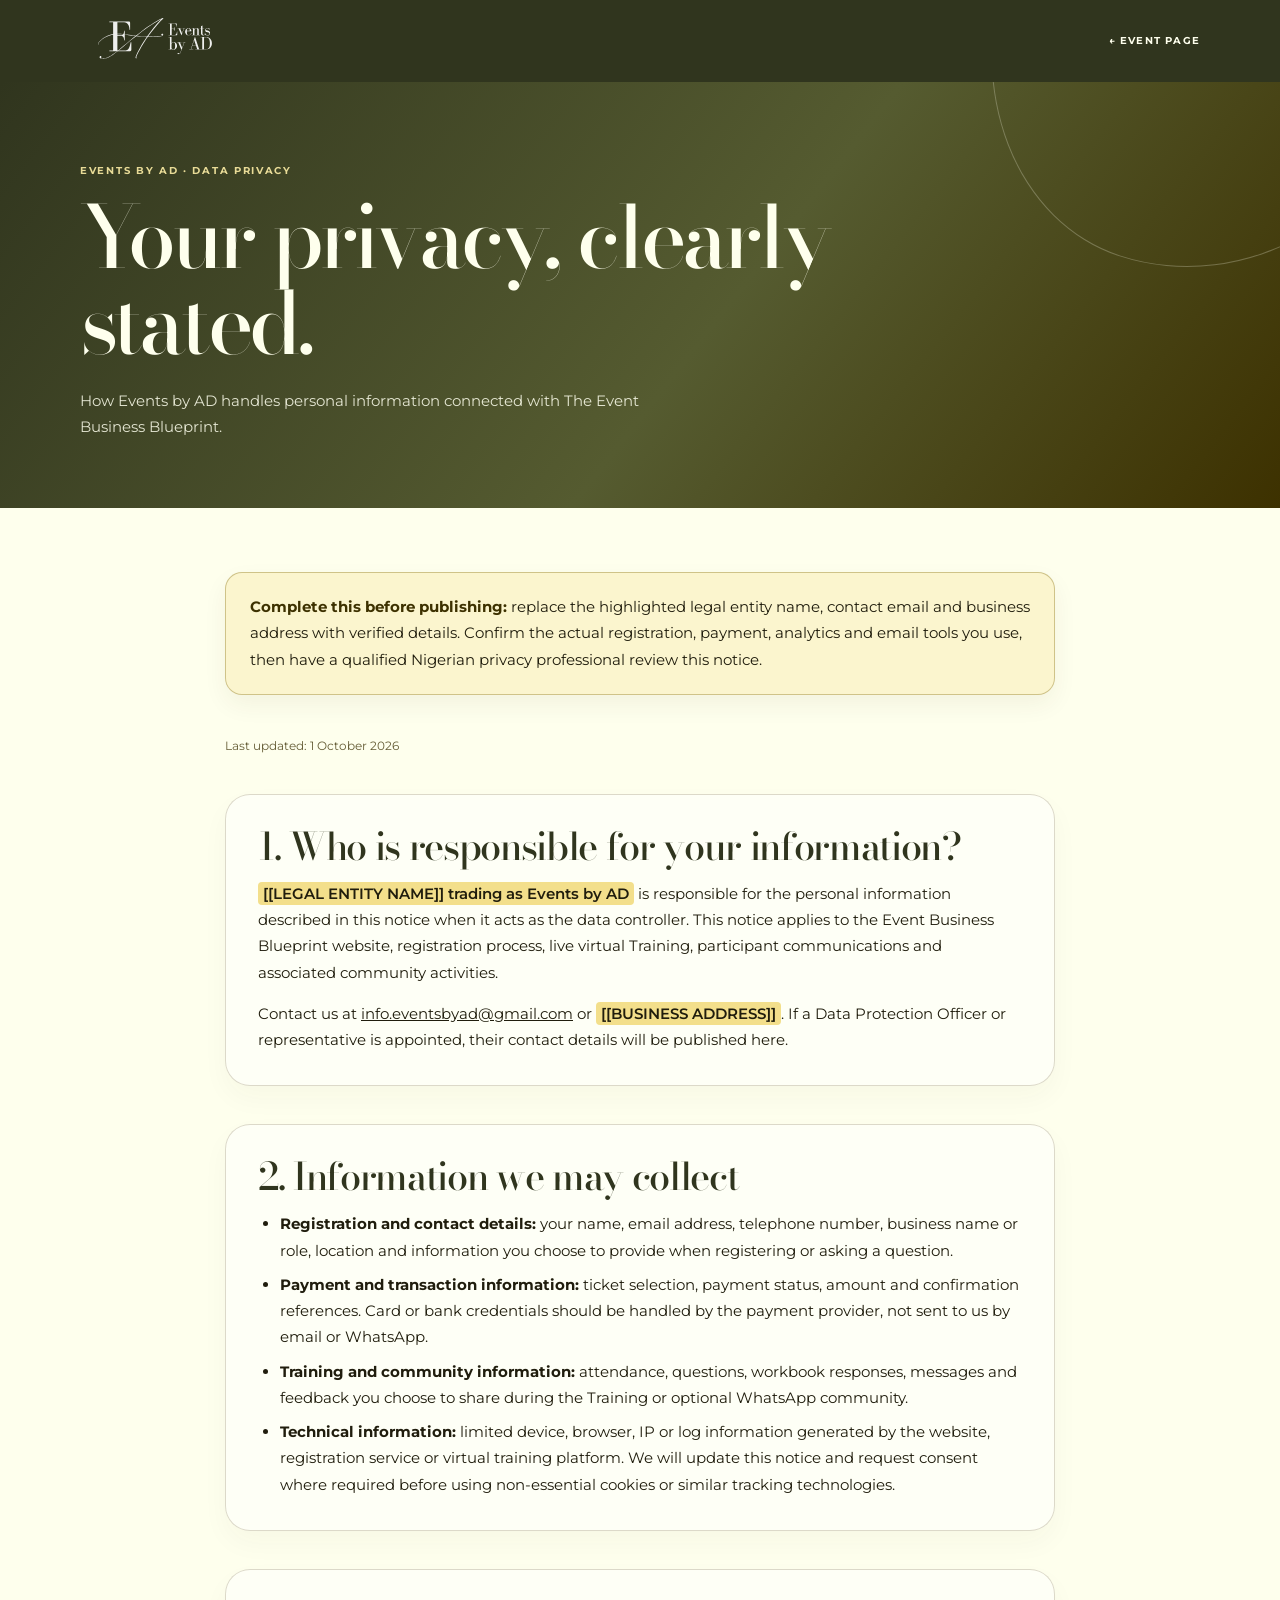
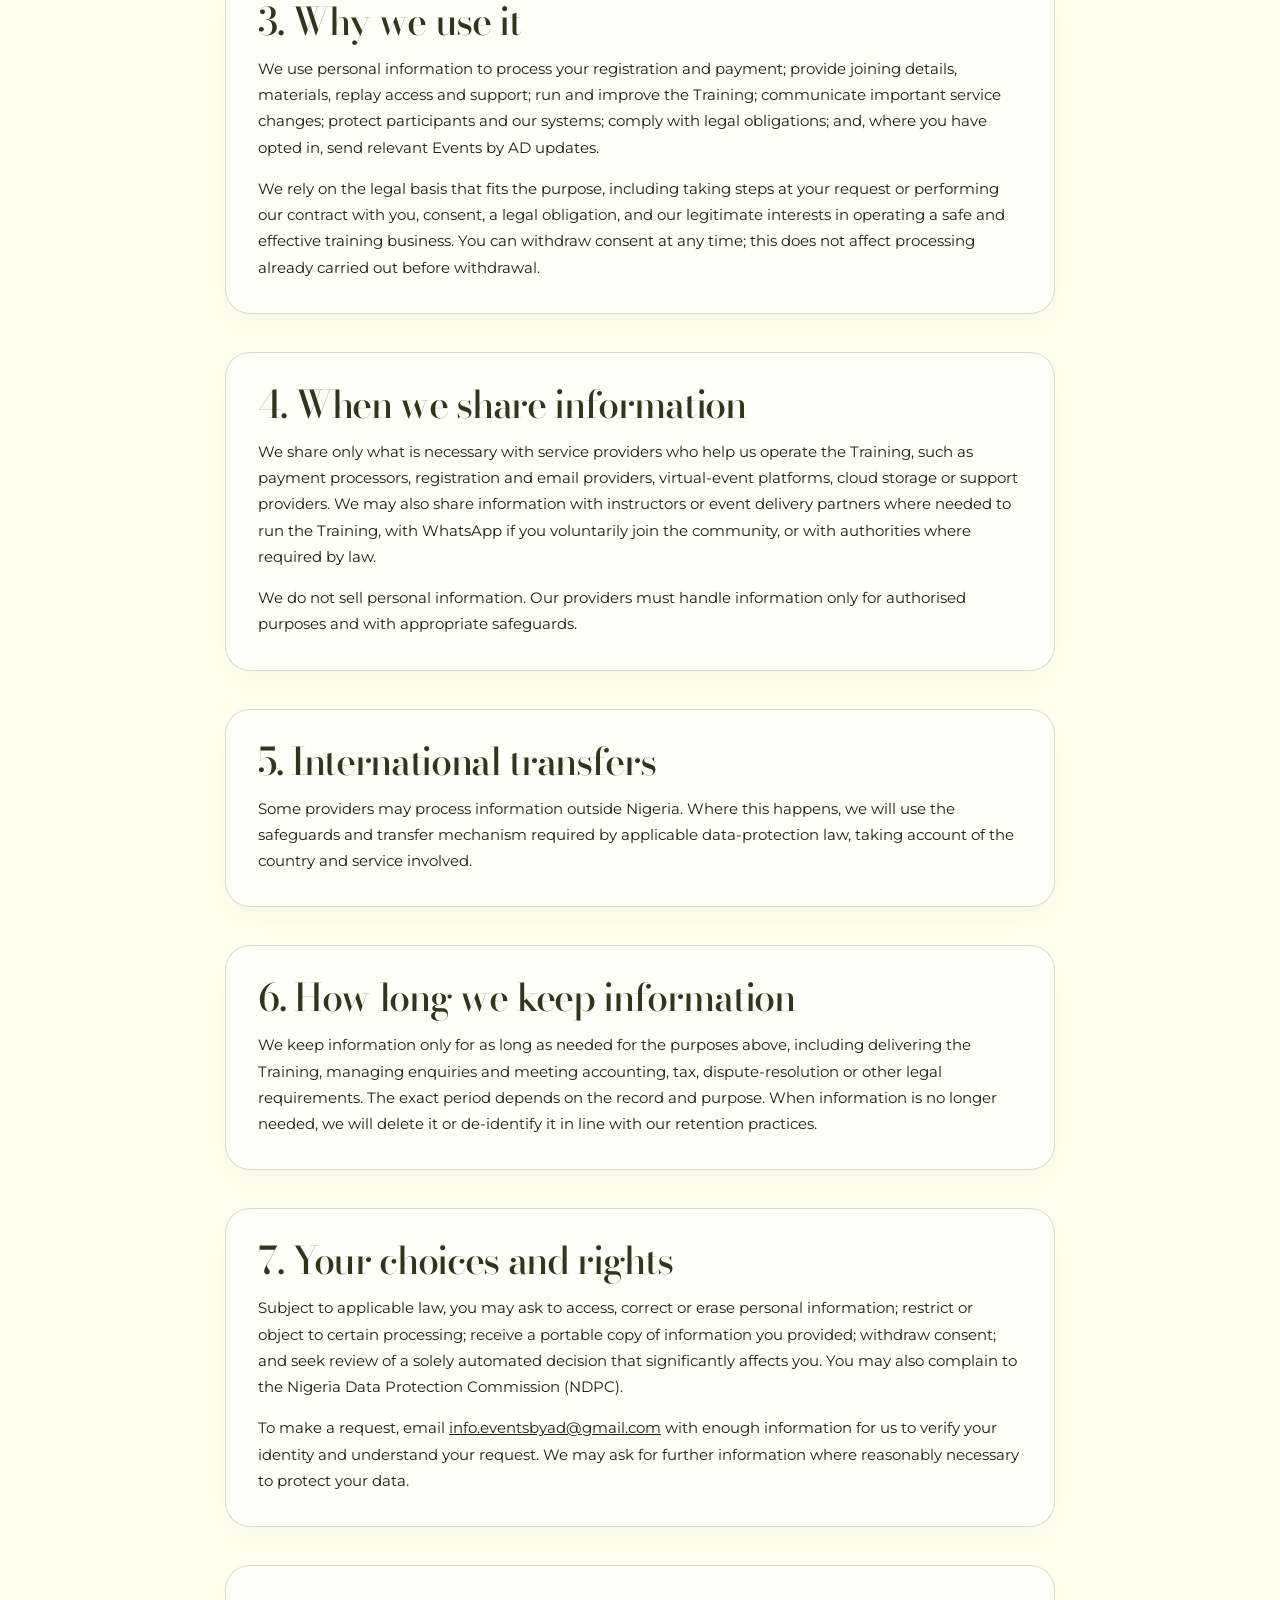
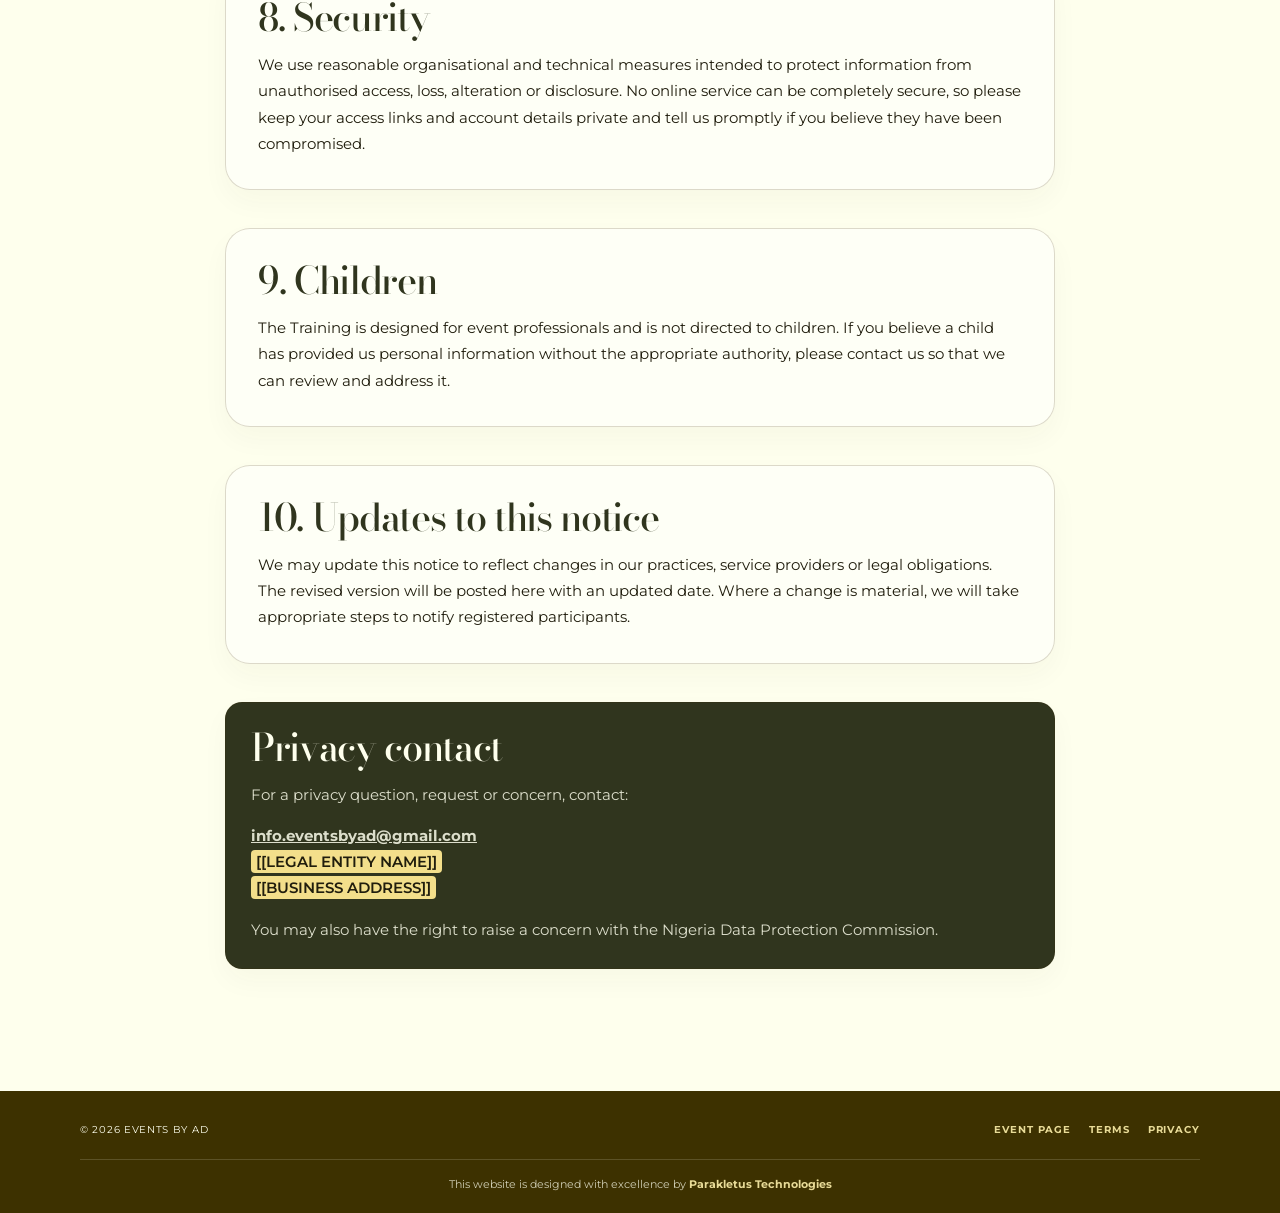
<file: privacy.html>
<!DOCTYPE html>
<html lang="en-NG">
  <head>
    <meta charset="UTF-8" />
    <meta name="viewport" content="width=device-width, initial-scale=1.0" />
    <meta name="description" content="Privacy Notice for The Event Business Blueprint by Events by AD." />
    <meta name="robots" content="index, follow" />
    <link rel="canonical" href="privacy.html" />
    <meta name="theme-color" content="#30351e" />
    <title>Privacy Notice | The Event Business Blueprint | Events by AD</title>
    <link rel="preconnect" href="https://fonts.googleapis.com" />
    <link rel="preconnect" href="https://fonts.gstatic.com" crossorigin />
    <link href="https://fonts.googleapis.com/css2?family=Bodoni+Moda:opsz,wght@6..96,400;6..96,500;6..96,600&family=Montserrat:wght@400;500;600;700&display=swap" rel="stylesheet" />
    <link rel="stylesheet" href="legal.css" />
    <link rel="icon" href="assets/events-by-ad-monogram.png" />
  </head>
  <body>
    <header class="site-header"><nav class="nav" aria-label="Primary navigation"><a class="brand" href="index.html" aria-label="Events by AD home"><picture class="brand-logo"><source srcset="assets/events-by-ad-logo.svg" type="image/svg+xml" /><img src="assets/events-by-ad-logo.png" alt="" /></picture></a><a class="nav-link" href="index.html">← Event page</a></nav></header>
    <section class="hero"><div class="container"><p class="eyebrow">Events by AD · Data privacy</p><h1>Your privacy, clearly stated.</h1><p class="lede">How Events by AD handles personal information connected with The Event Business Blueprint.</p></div></section>
    <main><div class="container content">
      <aside class="notice" aria-label="Publication checklist"><strong>Complete this before publishing:</strong> replace the highlighted legal entity name, contact email and business address with verified details. Confirm the actual registration, payment, analytics and email tools you use, then have a qualified Nigerian privacy professional review this notice.</aside>
      <p class="meta">Last updated: 1 October 2026</p>
      <section class="section"><h2>1. Who is responsible for your information?</h2><p><mark>[[LEGAL ENTITY NAME]] trading as Events by AD</mark> is responsible for the personal information described in this notice when it acts as the data controller. This notice applies to the Event Business Blueprint website, registration process, live virtual Training, participant communications and associated community activities.</p><p>Contact us at <a href="mailto:info.eventsbyad@gmail.com">info.eventsbyad@gmail.com</a> or <mark>[[BUSINESS ADDRESS]]</mark>. If a Data Protection Officer or representative is appointed, their contact details will be published here.</p></section>
      <section class="section"><h2>2. Information we may collect</h2><ul><li><strong>Registration and contact details:</strong> your name, email address, telephone number, business name or role, location and information you choose to provide when registering or asking a question.</li><li><strong>Payment and transaction information:</strong> ticket selection, payment status, amount and confirmation references. Card or bank credentials should be handled by the payment provider, not sent to us by email or WhatsApp.</li><li><strong>Training and community information:</strong> attendance, questions, workbook responses, messages and feedback you choose to share during the Training or optional WhatsApp community.</li><li><strong>Technical information:</strong> limited device, browser, IP or log information generated by the website, registration service or virtual training platform. We will update this notice and request consent where required before using non-essential cookies or similar tracking technologies.</li></ul></section>
      <section class="section"><h2>3. Why we use it</h2><p>We use personal information to process your registration and payment; provide joining details, materials, replay access and support; run and improve the Training; communicate important service changes; protect participants and our systems; comply with legal obligations; and, where you have opted in, send relevant Events by AD updates.</p><p>We rely on the legal basis that fits the purpose, including taking steps at your request or performing our contract with you, consent, a legal obligation, and our legitimate interests in operating a safe and effective training business. You can withdraw consent at any time; this does not affect processing already carried out before withdrawal.</p></section>
      <section class="section"><h2>4. When we share information</h2><p>We share only what is necessary with service providers who help us operate the Training, such as payment processors, registration and email providers, virtual-event platforms, cloud storage or support providers. We may also share information with instructors or event delivery partners where needed to run the Training, with WhatsApp if you voluntarily join the community, or with authorities where required by law.</p><p>We do not sell personal information. Our providers must handle information only for authorised purposes and with appropriate safeguards.</p></section>
      <section class="section"><h2>5. International transfers</h2><p>Some providers may process information outside Nigeria. Where this happens, we will use the safeguards and transfer mechanism required by applicable data-protection law, taking account of the country and service involved.</p></section>
      <section class="section"><h2>6. How long we keep information</h2><p>We keep information only for as long as needed for the purposes above, including delivering the Training, managing enquiries and meeting accounting, tax, dispute-resolution or other legal requirements. The exact period depends on the record and purpose. When information is no longer needed, we will delete it or de-identify it in line with our retention practices.</p></section>
      <section class="section"><h2>7. Your choices and rights</h2><p>Subject to applicable law, you may ask to access, correct or erase personal information; restrict or object to certain processing; receive a portable copy of information you provided; withdraw consent; and seek review of a solely automated decision that significantly affects you. You may also complain to the Nigeria Data Protection Commission (NDPC).</p><p>To make a request, email <a href="mailto:info.eventsbyad@gmail.com">info.eventsbyad@gmail.com</a> with enough information for us to verify your identity and understand your request. We may ask for further information where reasonably necessary to protect your data.</p></section>
      <section class="section"><h2>8. Security</h2><p>We use reasonable organisational and technical measures intended to protect information from unauthorised access, loss, alteration or disclosure. No online service can be completely secure, so please keep your access links and account details private and tell us promptly if you believe they have been compromised.</p></section>
      <section class="section"><h2>9. Children</h2><p>The Training is designed for event professionals and is not directed to children. If you believe a child has provided us personal information without the appropriate authority, please contact us so that we can review and address it.</p></section>
      <section class="section"><h2>10. Updates to this notice</h2><p>We may update this notice to reflect changes in our practices, service providers or legal obligations. The revised version will be posted here with an updated date. Where a change is material, we will take appropriate steps to notify registered participants.</p></section>
      <section class="section contact-card"><h2>Privacy contact</h2><p>For a privacy question, request or concern, contact:</p><p><strong><a href="mailto:info.eventsbyad@gmail.com">info.eventsbyad@gmail.com</a></strong><br /><mark>[[LEGAL ENTITY NAME]]</mark><br /><mark>[[BUSINESS ADDRESS]]</mark></p><p>You may also have the right to raise a concern with the Nigeria Data Protection Commission.</p></section>
    </div></main>
    <footer class="footer"><div class="footer-inner"><small>© 2026 Events by AD</small><div class="footer-links"><a href="index.html">Event page</a><a href="terms.html">Terms</a><a href="privacy.html" aria-current="page">Privacy</a></div></div><p class="footer-credit">This website is designed with excellence by <a href="https://www.parakletushub.com" target="_blank" rel="noopener noreferrer">Parakletus Technologies</a></p></footer>
  </body>
</html>
</file>
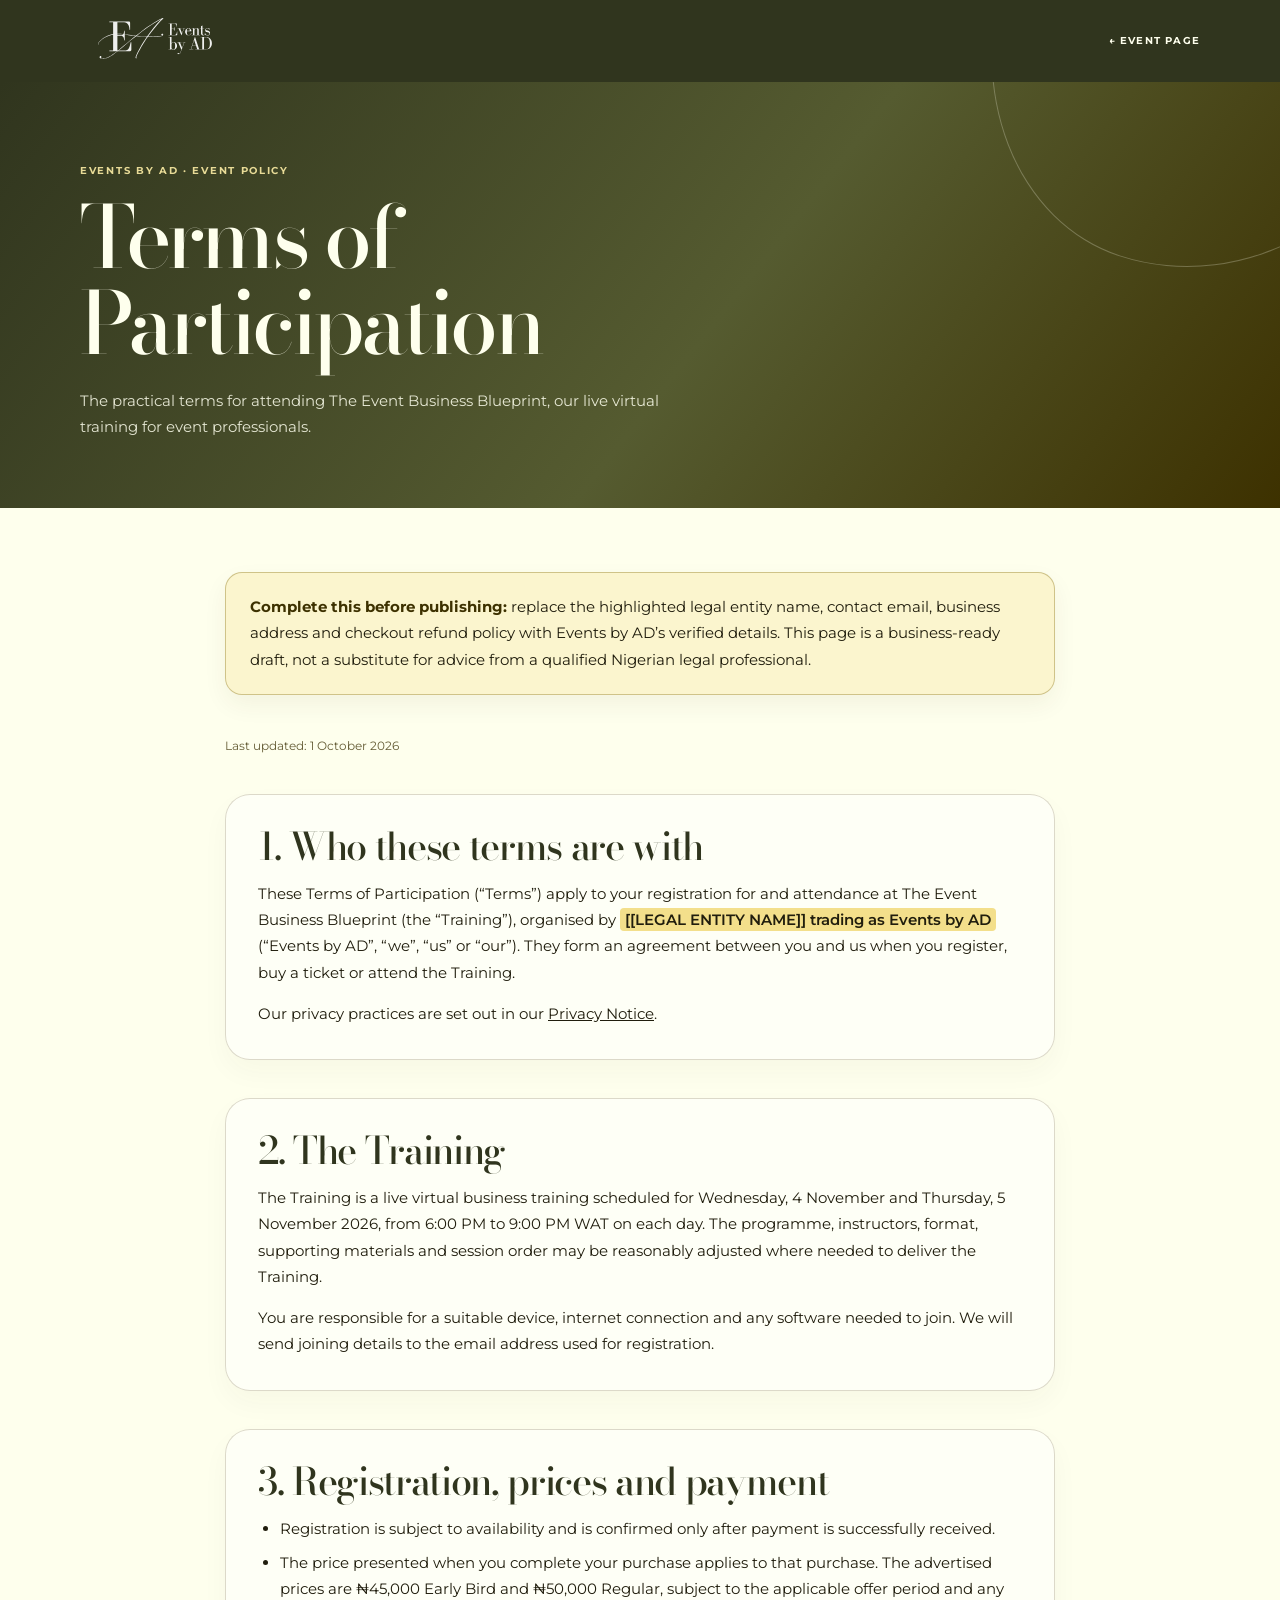
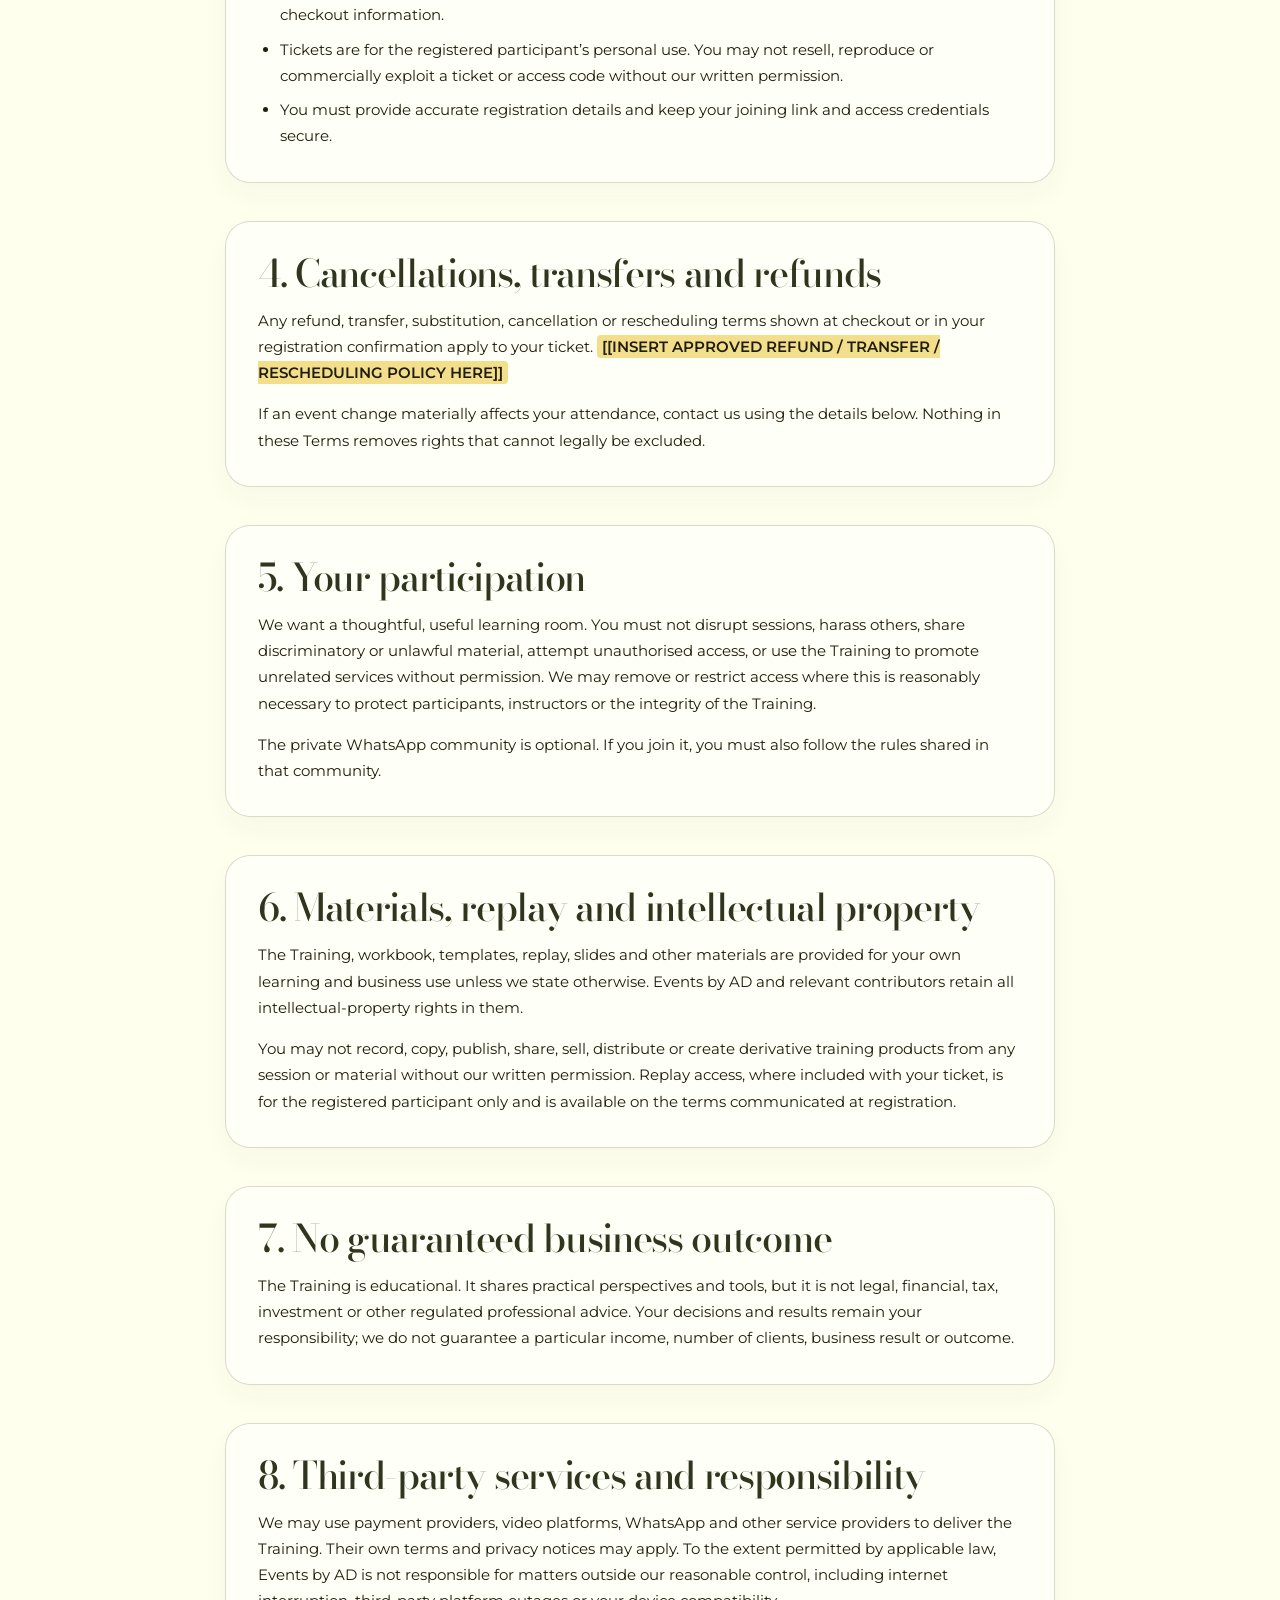
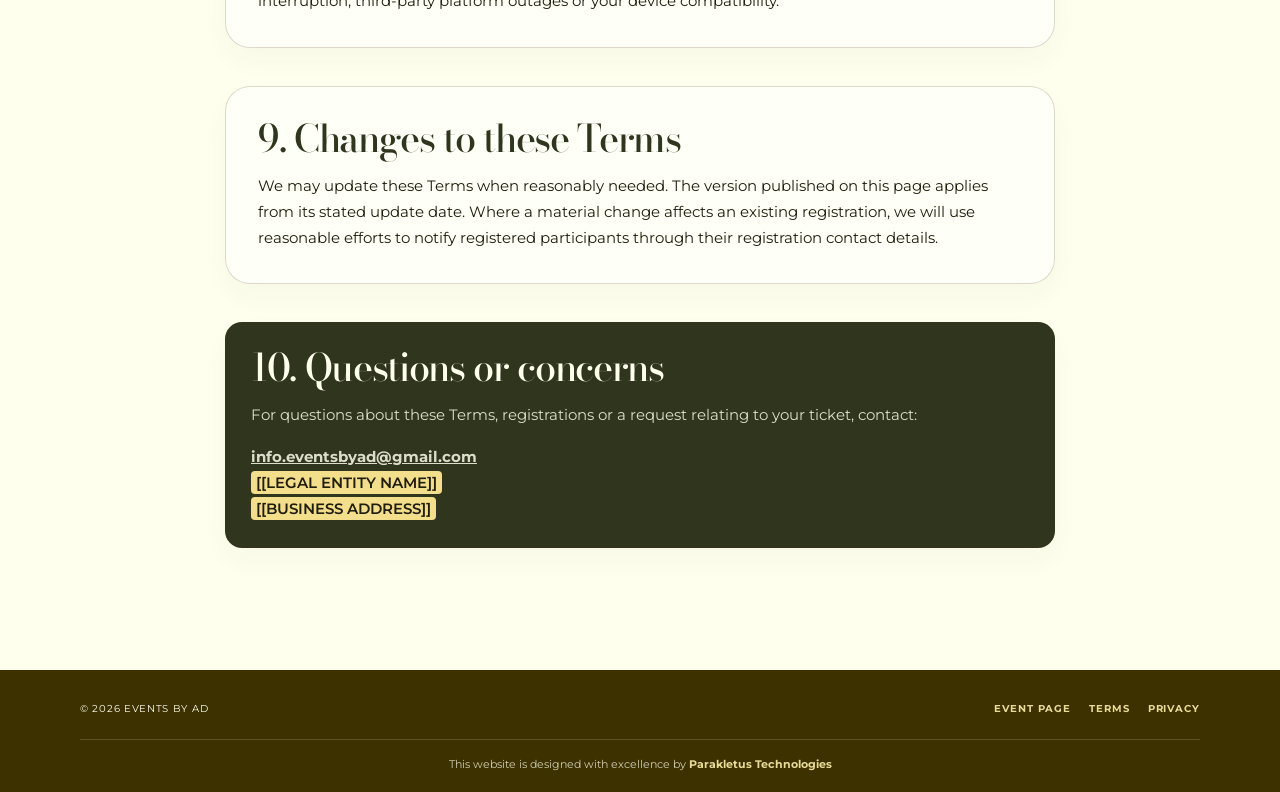
<file: terms.html>
<!DOCTYPE html>
<html lang="en-NG">
  <head>
    <meta charset="UTF-8" />
    <meta name="viewport" content="width=device-width, initial-scale=1.0" />
    <meta name="description" content="Terms for The Event Business Blueprint live virtual training by Events by AD." />
    <meta name="robots" content="index, follow" />
    <link rel="canonical" href="terms.html" />
    <meta name="theme-color" content="#30351e" />
    <title>Terms of Participation | The Event Business Blueprint | Events by AD</title>
    <link rel="preconnect" href="https://fonts.googleapis.com" />
    <link rel="preconnect" href="https://fonts.gstatic.com" crossorigin />
    <link href="https://fonts.googleapis.com/css2?family=Bodoni+Moda:opsz,wght@6..96,400;6..96,500;6..96,600&family=Montserrat:wght@400;500;600;700&display=swap" rel="stylesheet" />
    <link rel="stylesheet" href="legal.css" />
    <link rel="icon" href="assets/events-by-ad-monogram.png" />
  </head>
  <body>
    <header class="site-header"><nav class="nav" aria-label="Primary navigation"><a class="brand" href="index.html" aria-label="Events by AD home"><picture class="brand-logo"><source srcset="assets/events-by-ad-logo.svg" type="image/svg+xml" /><img src="assets/events-by-ad-logo.png" alt="" /></picture></a><a class="nav-link" href="index.html">← Event page</a></nav></header>
    <section class="hero"><div class="container"><p class="eyebrow">Events by AD · Event policy</p><h1>Terms of Participation</h1><p class="lede">The practical terms for attending The Event Business Blueprint, our live virtual training for event professionals.</p></div></section>
    <main><div class="container content">
      <aside class="notice" aria-label="Publication checklist"><strong>Complete this before publishing:</strong> replace the highlighted legal entity name, contact email, business address and checkout refund policy with Events by AD’s verified details. This page is a business-ready draft, not a substitute for advice from a qualified Nigerian legal professional.</aside>
      <p class="meta">Last updated: 1 October 2026</p>
      <section class="section"><h2>1. Who these terms are with</h2><p>These Terms of Participation (“Terms”) apply to your registration for and attendance at The Event Business Blueprint (the “Training”), organised by <mark>[[LEGAL ENTITY NAME]] trading as Events by AD</mark> (“Events by AD”, “we”, “us” or “our”). They form an agreement between you and us when you register, buy a ticket or attend the Training.</p><p>Our privacy practices are set out in our <a href="privacy.html">Privacy Notice</a>.</p></section>
      <section class="section"><h2>2. The Training</h2><p>The Training is a live virtual business training scheduled for Wednesday, 4 November and Thursday, 5 November 2026, from 6:00 PM to 9:00 PM WAT on each day. The programme, instructors, format, supporting materials and session order may be reasonably adjusted where needed to deliver the Training.</p><p>You are responsible for a suitable device, internet connection and any software needed to join. We will send joining details to the email address used for registration.</p></section>
      <section class="section"><h2>3. Registration, prices and payment</h2><ul><li>Registration is subject to availability and is confirmed only after payment is successfully received.</li><li>The price presented when you complete your purchase applies to that purchase. The advertised prices are ₦45,000 Early Bird and ₦50,000 Regular, subject to the applicable offer period and any checkout information.</li><li>Tickets are for the registered participant’s personal use. You may not resell, reproduce or commercially exploit a ticket or access code without our written permission.</li><li>You must provide accurate registration details and keep your joining link and access credentials secure.</li></ul></section>
      <section class="section"><h2>4. Cancellations, transfers and refunds</h2><p>Any refund, transfer, substitution, cancellation or rescheduling terms shown at checkout or in your registration confirmation apply to your ticket. <mark>[[INSERT APPROVED REFUND / TRANSFER / RESCHEDULING POLICY HERE]]</mark></p><p>If an event change materially affects your attendance, contact us using the details below. Nothing in these Terms removes rights that cannot legally be excluded.</p></section>
      <section class="section"><h2>5. Your participation</h2><p>We want a thoughtful, useful learning room. You must not disrupt sessions, harass others, share discriminatory or unlawful material, attempt unauthorised access, or use the Training to promote unrelated services without permission. We may remove or restrict access where this is reasonably necessary to protect participants, instructors or the integrity of the Training.</p><p>The private WhatsApp community is optional. If you join it, you must also follow the rules shared in that community.</p></section>
      <section class="section"><h2>6. Materials, replay and intellectual property</h2><p>The Training, workbook, templates, replay, slides and other materials are provided for your own learning and business use unless we state otherwise. Events by AD and relevant contributors retain all intellectual-property rights in them.</p><p>You may not record, copy, publish, share, sell, distribute or create derivative training products from any session or material without our written permission. Replay access, where included with your ticket, is for the registered participant only and is available on the terms communicated at registration.</p></section>
      <section class="section"><h2>7. No guaranteed business outcome</h2><p>The Training is educational. It shares practical perspectives and tools, but it is not legal, financial, tax, investment or other regulated professional advice. Your decisions and results remain your responsibility; we do not guarantee a particular income, number of clients, business result or outcome.</p></section>
      <section class="section"><h2>8. Third-party services and responsibility</h2><p>We may use payment providers, video platforms, WhatsApp and other service providers to deliver the Training. Their own terms and privacy notices may apply. To the extent permitted by applicable law, Events by AD is not responsible for matters outside our reasonable control, including internet interruption, third-party platform outages or your device compatibility.</p></section>
      <section class="section"><h2>9. Changes to these Terms</h2><p>We may update these Terms when reasonably needed. The version published on this page applies from its stated update date. Where a material change affects an existing registration, we will use reasonable efforts to notify registered participants through their registration contact details.</p></section>
      <section class="section contact-card"><h2>10. Questions or concerns</h2><p>For questions about these Terms, registrations or a request relating to your ticket, contact:</p><p><strong><a href="mailto:info.eventsbyad@gmail.com">info.eventsbyad@gmail.com</a></strong><br /><mark>[[LEGAL ENTITY NAME]]</mark><br /><mark>[[BUSINESS ADDRESS]]</mark></p></section>
    </div></main>
    <footer class="footer"><div class="footer-inner"><small>© 2026 Events by AD</small><div class="footer-links"><a href="index.html">Event page</a><a href="terms.html" aria-current="page">Terms</a><a href="privacy.html">Privacy</a></div></div><p class="footer-credit">This website is designed with excellence by <a href="https://www.parakletushub.com" target="_blank" rel="noopener noreferrer">Parakletus Technologies</a></p></footer>
  </body>
</html>
</file>
<file: legal.css>
:root {
  --cream: #feffed;
  --paper: #f6f4df;
  --olive: #4c512d;
  --olive-deep: #30351e;
  --gold: #7a6200;
  --brown: #3d3100;
  --ink: #201d0d;
  --white: #fff;
  --line: rgba(61, 49, 0, .18);
  --display: "Bodoni Moda", Georgia, serif;
  --body: "Montserrat", Arial, sans-serif;
  --radius-xl: 34px;
  --radius-lg: 25px;
  --radius-md: 17px;
  --shadow: 0 22px 50px rgba(61, 49, 0, .12);
}

* { box-sizing: border-box; }
html { scroll-behavior: smooth; }
body { margin: 0; background: var(--cream); color: var(--ink); font: 15px/1.75 var(--body); }
a { color: inherit; }
a:focus-visible { outline: 3px solid var(--gold); outline-offset: 4px; border-radius: 5px; }

.site-header { background: var(--olive-deep); color: var(--cream); }
.nav, .container { width: min(1120px, calc(100% - 40px)); margin: 0 auto; }
.nav { min-height: 82px; display: flex; align-items: center; justify-content: space-between; gap: 24px; }
.brand { display: inline-flex; align-items: center; text-decoration: none; }
.brand-logo { display: block; width: 151px; height: 52px; overflow: hidden; filter: brightness(0) invert(1); opacity: .92; }
.brand-logo img { display: block; width: 100%; height: 100%; object-fit: cover; object-position: center 52%; }
.nav-link { font-size: 10px; font-weight: 700; letter-spacing: .12em; text-decoration: none; text-transform: uppercase; }
.nav-link:hover { color: #e8db97; }

.hero { position: relative; overflow: hidden; padding: 80px 0 68px; color: var(--cream); background: linear-gradient(128deg, #30351e, #555b30 56%, #3d3100); }
.hero::after { content: ""; position: absolute; width: 440px; height: 440px; right: -150px; top: -250px; border: 1px solid rgba(254,255,237,.25); border-radius: 42% 58% 55% 45% / 45% 38% 62% 55%; transform: rotate(18deg); animation: drift 10s ease-in-out infinite alternate; }
.eyebrow { margin: 0 0 14px; color: #e8db97; font-size: 10px; font-weight: 700; letter-spacing: .17em; text-transform: uppercase; }
h1, h2 { font-family: var(--display); line-height: 1; }
h1 { position: relative; z-index: 1; max-width: 760px; margin: 0; font-size: clamp(44px, 8vw, 86px); font-weight: 500; letter-spacing: -.045em; }
.lede { position: relative; z-index: 1; max-width: 620px; margin: 22px 0 0; color: rgba(254,255,237,.86); }

main { padding: 64px 0 84px; }
.content { max-width: 830px; }
.notice { margin: 0 0 40px; padding: 21px 24px; border: 1px solid rgba(122,98,0,.34); border-radius: var(--radius-md); background: #fbf5ce; box-shadow: 0 10px 25px rgba(61,49,0,.06); }
.notice strong { color: var(--brown); }
.meta { margin: 0 0 34px; color: #655d36; font-size: 12px; }
.section { margin: 38px 0; padding: 32px; border: 1px solid var(--line); border-radius: var(--radius-lg); background: rgba(255,255,255,.48); box-shadow: 0 12px 28px rgba(61,49,0,.035); }
.section h2 { margin: 0 0 16px; color: var(--olive-deep); font-size: clamp(27px, 4vw, 38px); font-weight: 500; letter-spacing: -.035em; }
.section p:first-of-type { margin-top: 0; }
.section p:last-child, .section ul:last-child { margin-bottom: 0; }
ul { margin: 12px 0; padding-left: 22px; }
li + li { margin-top: 8px; }
mark { padding: 2px 5px; border-radius: 4px; background: #f3df8b; color: inherit; font-weight: 600; }
.contact-card { padding: 25px; border-radius: var(--radius-md); background: var(--olive-deep); color: var(--cream); }
.contact-card h2 { color: var(--cream); }
.contact-card p { color: rgba(254,255,237,.84); }
.contact-card mark { color: var(--ink); }
.footer { padding: 30px 0 18px; background: var(--brown); color: var(--cream); }
.footer-inner { width: min(1120px, calc(100% - 40px)); margin: 0 auto; display: flex; align-items: center; justify-content: space-between; flex-wrap: wrap; gap: 16px; }
.footer small { font-size: 10px; letter-spacing: .07em; text-transform: uppercase; }
.footer-credit { width: min(1120px, calc(100% - 40px)); margin: 21px auto 0; padding-top: 15px; border-top: 1px solid rgba(254,255,237,.16); color: rgba(254,255,237,.76); font-size: 11px; text-align: center; }
.footer-credit a { color: #e8db97; font-weight: 700; text-decoration: none; }
.footer-credit a:hover { color: var(--white); text-decoration: underline; }
.footer-links { display: flex; flex-wrap: wrap; gap: 18px; }
.footer-links a { color: #e8db97; font-size: 10px; font-weight: 700; letter-spacing: .09em; text-decoration: none; text-transform: uppercase; }
.footer-links a:hover { color: var(--white); }
@keyframes drift { to { transform: translate(-16px, 24px) rotate(28deg); } }
@media (prefers-reduced-motion: reduce) { *, *::before, *::after { animation-duration: .01ms !important; animation-iteration-count: 1 !important; scroll-behavior: auto !important; } }
@media (max-width: 600px) { .nav, .container { width: min(100% - 32px, 1120px); } .brand-logo { width: 128px; height: 45px; } .hero { padding: 62px 0 55px; } main { padding: 42px 0 58px; } .section { padding: 24px 21px; } }
</file>
